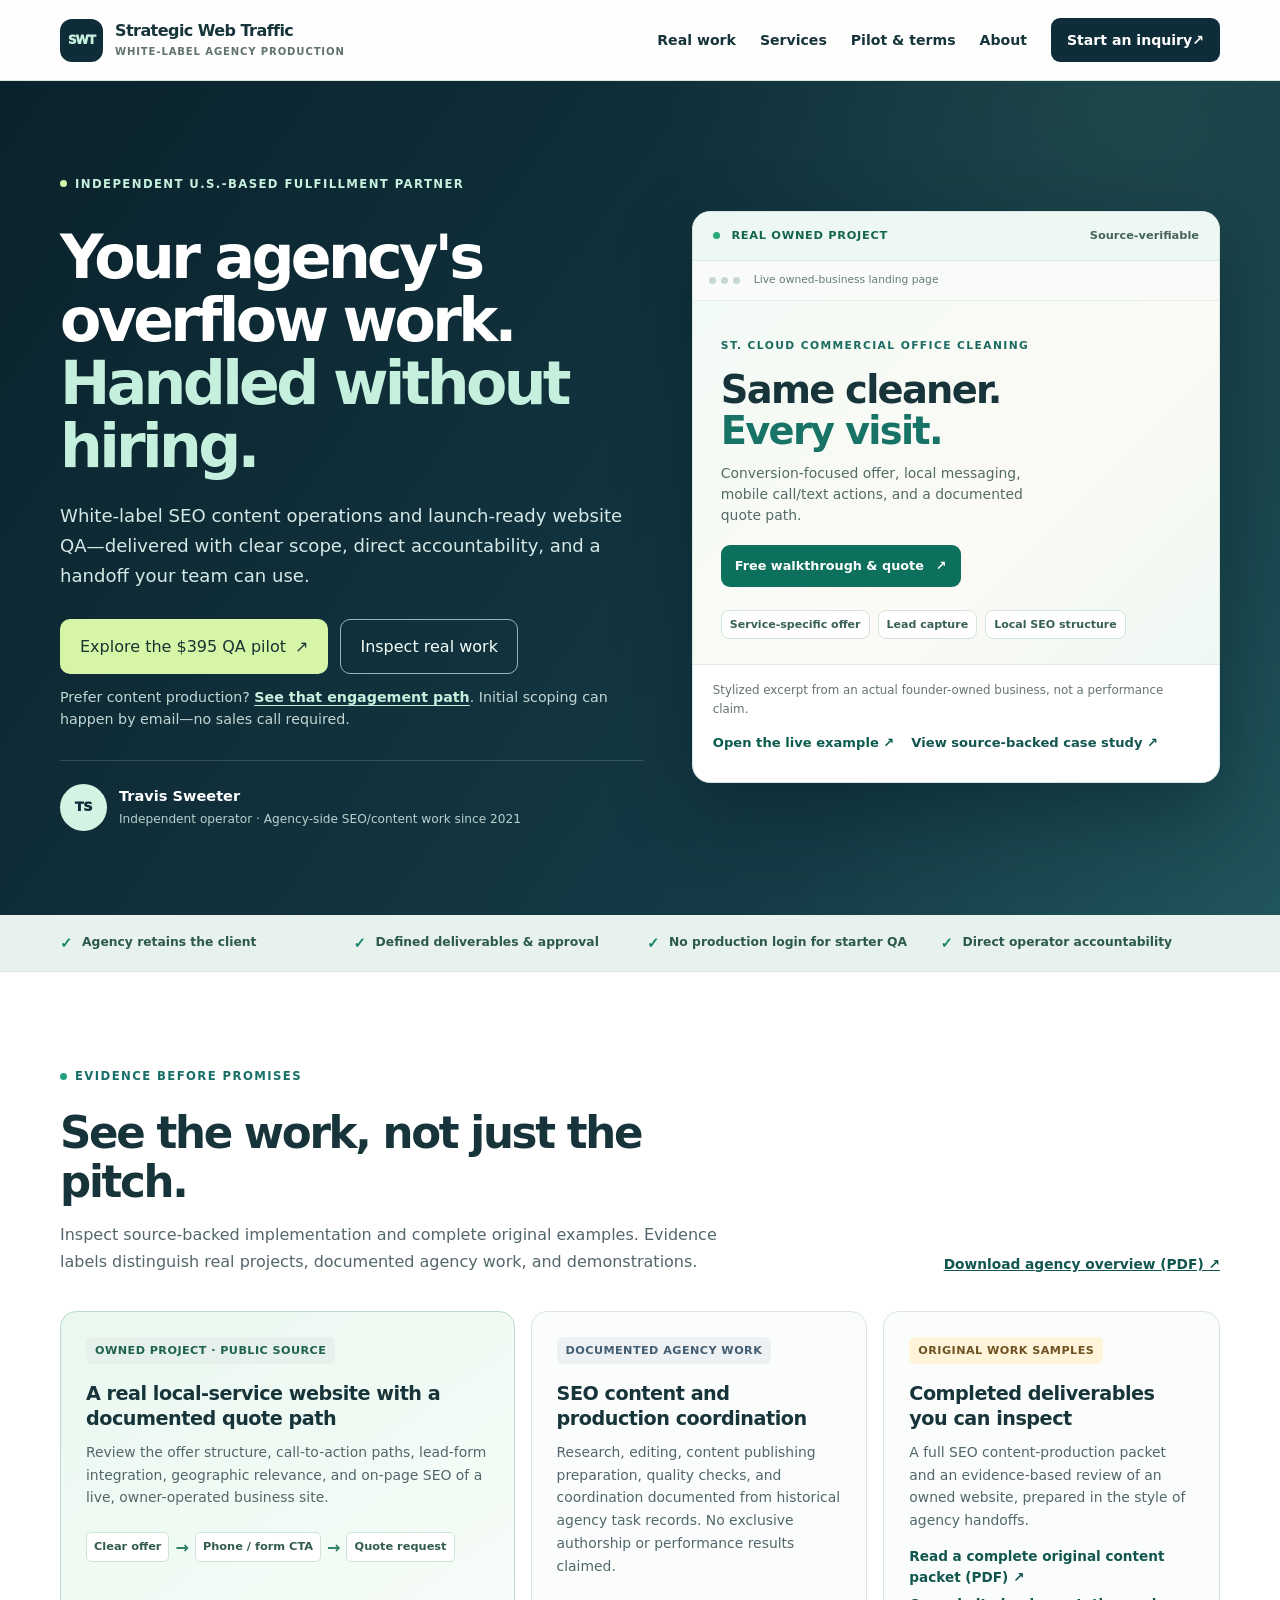
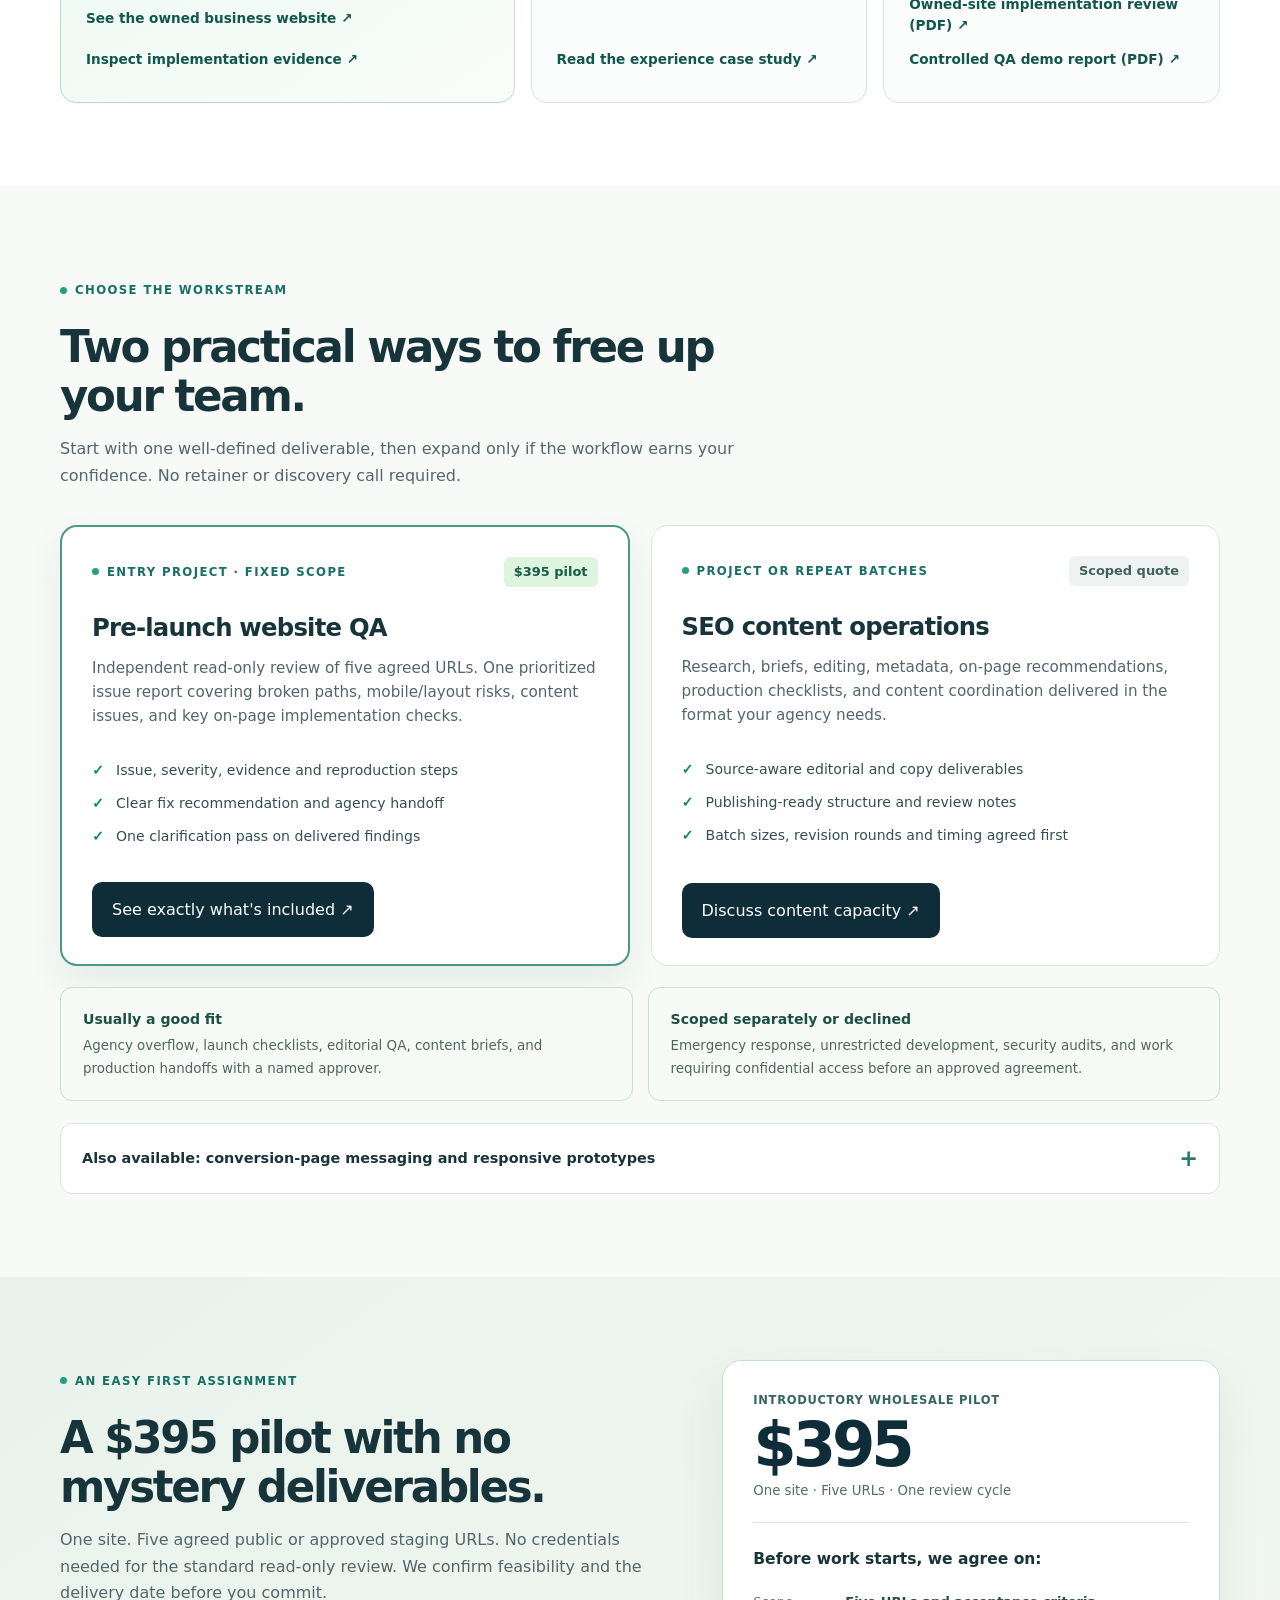
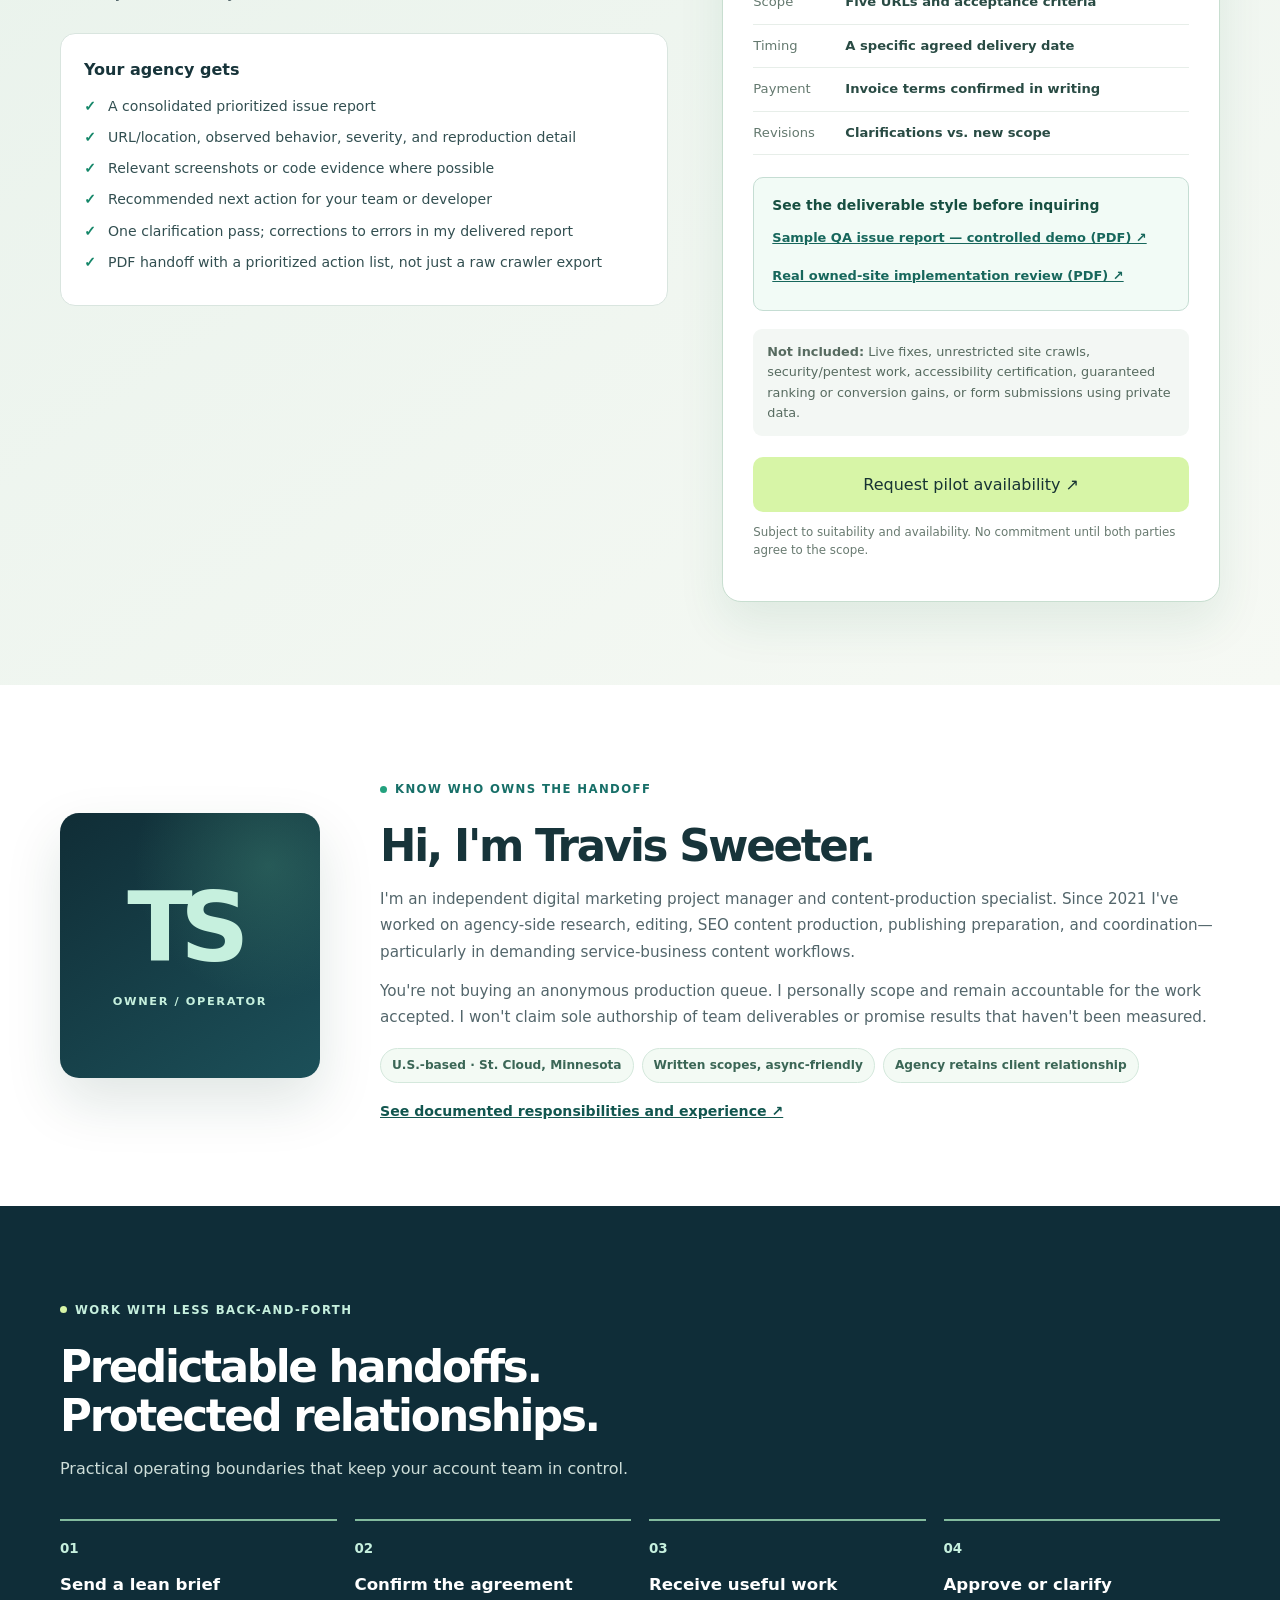
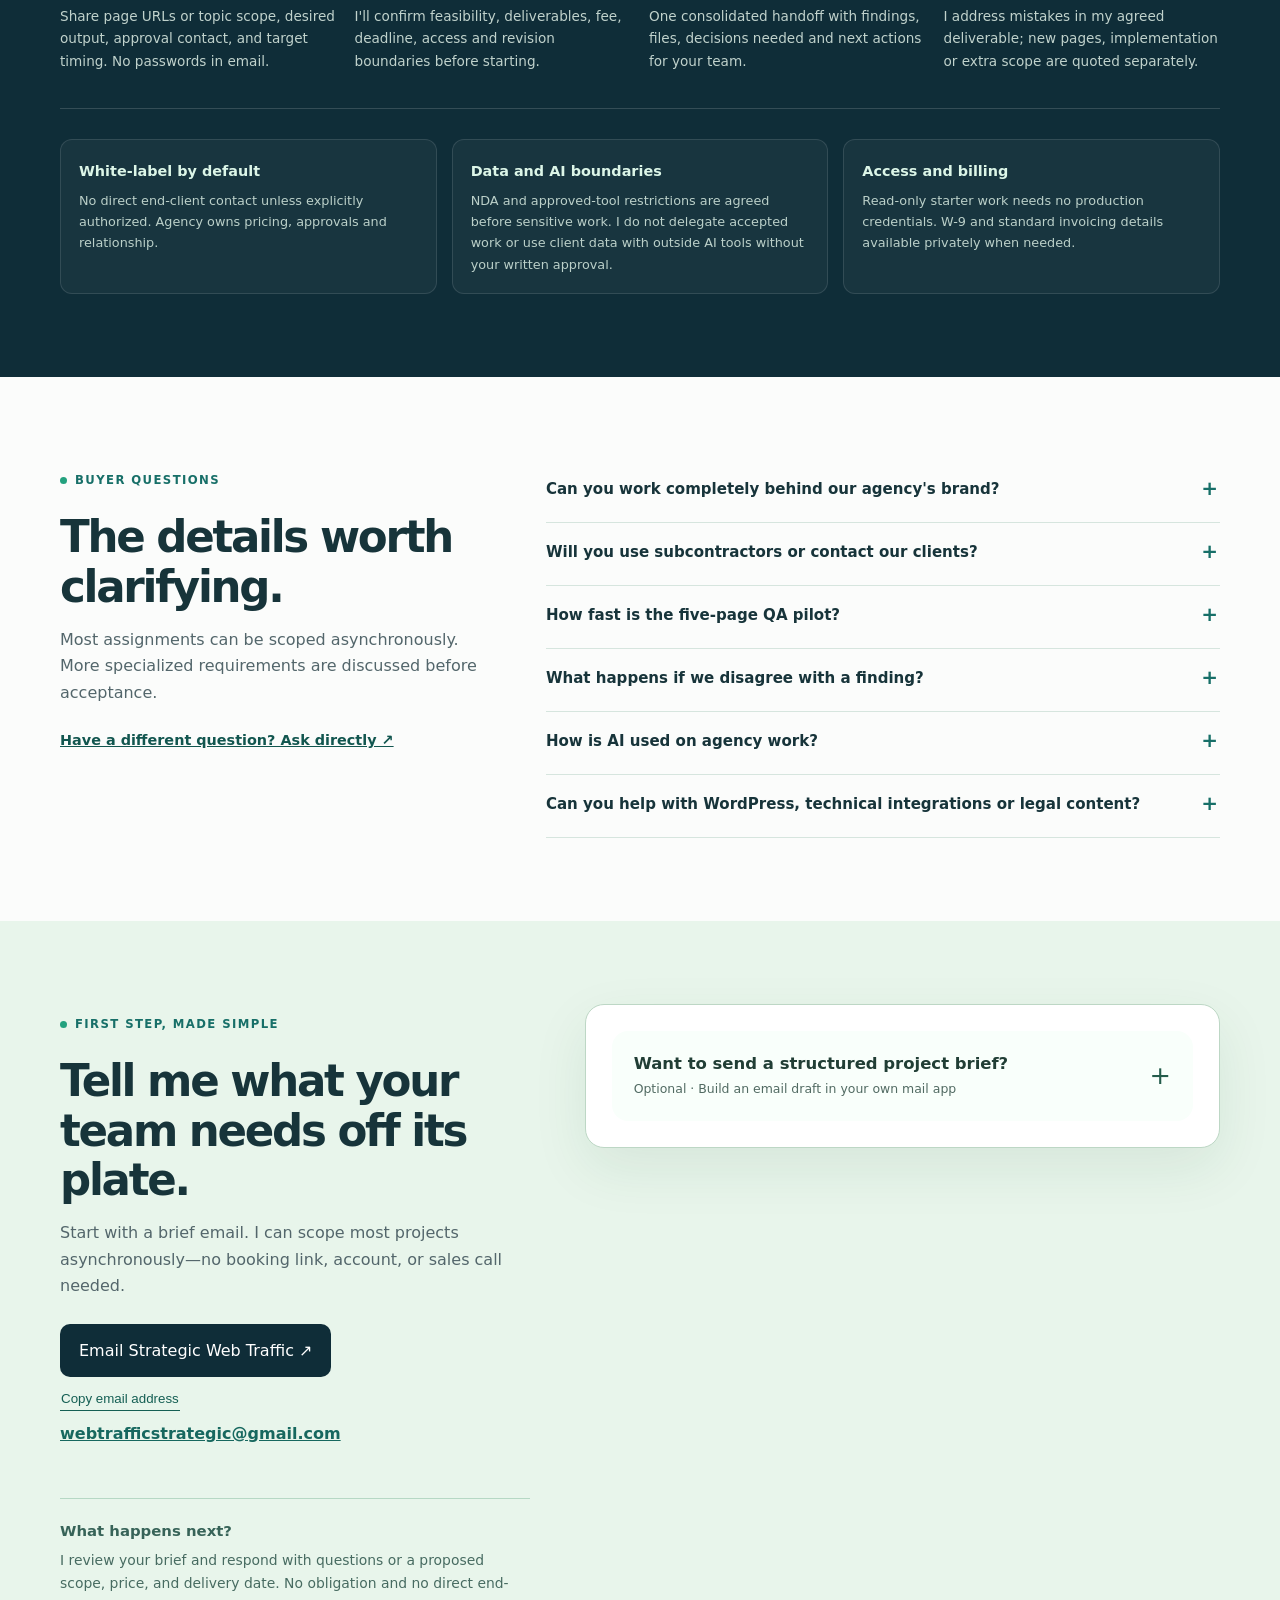
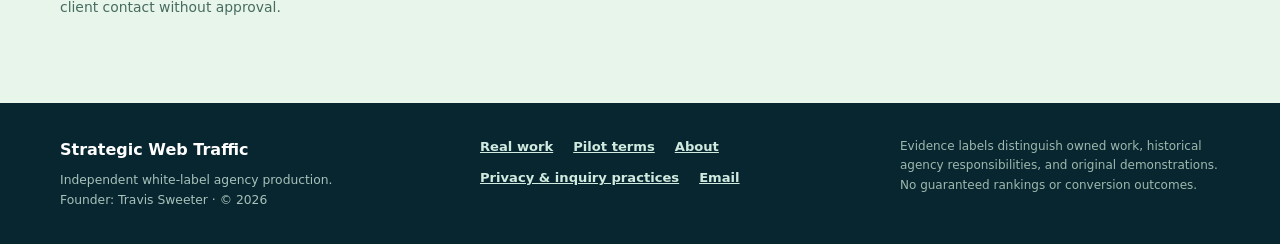
<file: index.html>
<!doctype html>
<html lang="en">
<head>
<meta charset="utf-8">
<meta name="viewport" content="width=device-width, initial-scale=1">
<meta name="color-scheme" content="light">
<meta name="theme-color" content="#102a34">
<meta name="robots" content="index,follow,max-image-preview:large">
<title>White-Label SEO Content & Website QA for Agencies | Strategic Web Traffic</title>
<meta name="description" content="Reliable white-label SEO content operations and website launch QA for agencies. Meet the operator, inspect real work, and start with a scoped $395 five-page QA pilot.">
<link rel="canonical" href="https://gittyyuppenterprises.github.io/strategic-web-traffic/">
<link rel="icon" href="assets/favicon.svg" type="image/svg+xml">
<link rel="stylesheet" href="assets/styles.css">
<meta property="og:type" content="website"><meta property="og:site_name" content="Strategic Web Traffic">
<meta property="og:title" content="Strategic Web Traffic | Dependable White-Label Agency Fulfillment">
<meta property="og:description" content="Real agency-side experience, inspectable work, and clear fulfillment terms. Website QA and SEO content support without additional headcount.">
<meta property="og:url" content="https://gittyyuppenterprises.github.io/strategic-web-traffic/">
<meta property="og:image" content="https://gittyyuppenterprises.github.io/strategic-web-traffic/assets/social-preview.png">
<meta property="og:image:width" content="1200"><meta property="og:image:height" content="630"><meta property="og:image:alt" content="Strategic Web Traffic — white-label agency fulfillment">
<meta name="twitter:card" content="summary_large_image">
<script type="application/ld+json">{"@context":"https://schema.org","@type":"ProfessionalService","@id":"https://gittyyuppenterprises.github.io/strategic-web-traffic/#business","name":"Strategic Web Traffic","url":"https://gittyyuppenterprises.github.io/strategic-web-traffic/","email":"webtrafficstrategic@gmail.com","description":"Independent white-label SEO content production and website launch quality assurance for agencies.","founder":{"@type":"Person","name":"Travis Sweeter"},"areaServed":{"@type":"Country","name":"United States"},"serviceType":["White-label SEO content operations","Website launch quality assurance","Conversion-page prototyping"]}</script>
</head>
<body>
<a class="skip" href="#main">Skip to content</a>
<header class="site-nav" id="top"><div class="wrap nav-inner">
  <a class="brand" href="./" aria-label="Strategic Web Traffic — homepage"><span class="logo" aria-hidden="true">SWT</span><span>Strategic Web Traffic<small>White-label agency production</small></span></a>
  <nav class="nav-desktop" aria-label="Main navigation"><a href="#proof">Real work</a><a href="#services">Services</a><a href="#pilot">Pilot &amp; terms</a><a href="#operator">About</a><a class="nav-cta" href="#contact">Start an inquiry <span aria-hidden="true">↗</span></a></nav>
  <details class="mobile-menu" id="mobile-menu"><summary aria-label="Site navigation"><span class="menu-label">Menu</span><span class="menu-lines" aria-hidden="true"><i></i><i></i><i></i></span></summary><nav aria-label="Mobile navigation"><a href="#proof">Real work &amp; portfolio</a><a href="#services">Services</a><a href="#pilot">Pilot &amp; terms</a><a href="#operator">Who does the work</a><a href="#process">How it works</a><a href="#faq">FAQ</a><a class="nav-cta" href="#contact">Start an inquiry ↗</a></nav></details>
</div></header>
<main id="main">
<section class="hero" aria-labelledby="hero-heading"><div class="wrap hero-layout">
  <div class="hero-copy"><p class="eyebrow light">Independent U.S.-based fulfillment partner</p><h1 id="hero-heading">Your agency's overflow work.<br><em>Handled without hiring.</em></h1><p class="hero-lead">White-label SEO content operations and launch-ready website QA—delivered with clear scope, direct accountability, and a handoff your team can use.</p>
  <div class="hero-actions"><a class="btn btn-primary" href="#pilot">Explore the $395 QA pilot <span aria-hidden="true">↗</span></a><a class="btn btn-outline" href="#proof">Inspect real work</a></div>
  <p class="hero-subtext">Prefer content production? <a href="#services">See that engagement path</a>. Initial scoping can happen by email—no sales call required.</p>
  <div class="hero-person"><span class="avatar-initials" aria-hidden="true">TS</span><span><strong>Travis Sweeter</strong><small>Independent operator · Agency-side SEO/content work since 2021</small></span></div>
  </div>
  <aside class="live-proof" aria-label="Real website implementation proof"><div class="proof-topline"><span class="signal"><i></i> REAL OWNED PROJECT</span><span>Source-verifiable</span></div><div class="browser-chrome" aria-hidden="true"><span><i></i><i></i><i></i></span><small>Live owned-business landing page</small></div>
  <div class="live-sample"><span class="sample-eyebrow">ST. CLOUD COMMERCIAL OFFICE CLEANING</span><h2>Same cleaner.<br><em>Every visit.</em></h2><p>Conversion-focused offer, local messaging, mobile call/text actions, and a documented quote path.</p><div class="sample-cta">Free walkthrough &amp; quote <span aria-hidden="true">↗</span></div><div class="live-points"><span>Service-specific offer</span><span>Lead capture</span><span>Local SEO structure</span></div></div>
  <div class="proof-foot"><p>Stylized excerpt from an actual founder-owned business, not a performance claim.</p><div class="proof-foot-links"><a href="https://gittyyuppenterprises.github.io/travis-sweeter-office-cleaning/" target="_blank" rel="noopener noreferrer">Open the live example ↗</a><a href="samples/owned-business-site.html">View source-backed case study ↗</a></div></div></aside>
</div></section>
<div class="reassurance"><div class="wrap reassurance-grid"><span>Agency retains the client</span><span>Defined deliverables &amp; approval</span><span>No production login for starter QA</span><span>Direct operator accountability</span></div></div>
<section class="section proof-section" id="proof" aria-labelledby="proof-heading"><div class="wrap"><div class="section-head-row"><div class="section-intro"><p class="eyebrow">Evidence before promises</p><h2 id="proof-heading">See the work, not just the pitch.</h2><p>Inspect source-backed implementation and complete original examples. Evidence labels distinguish real projects, documented agency work, and demonstrations.</p></div><a class="quiet-link" href="reports/strategic-web-traffic-agency-overview.pdf">Download agency overview (PDF) ↗</a></div>
<div class="proof-grid">
<article class="proof-card featured"><span class="label real">Owned project · public source</span><h3>A real local-service website with a documented quote path</h3><p>Review the offer structure, call-to-action paths, lead-form integration, geographic relevance, and on-page SEO of a live, owner-operated business site.</p><div class="mini-flow" aria-label="Site journey: offer, contact path, lead request"><span>Clear offer</span><b aria-hidden="true">→</b><span>Phone / form CTA</span><b aria-hidden="true">→</b><span>Quote request</span></div><div class="proof-links"><a href="https://gittyyuppenterprises.github.io/travis-sweeter-office-cleaning/" target="_blank" rel="noopener noreferrer">See the owned business website ↗</a><a href="samples/owned-business-site.html">Inspect implementation evidence ↗</a></div></article>
<article class="proof-card"><span class="label documented">Documented agency work</span><h3>SEO content and production coordination</h3><p>Research, editing, content publishing preparation, quality checks, and coordination documented from historical agency task records. No exclusive authorship or performance results claimed.</p><a href="samples/operations-case-study.html">Read the experience case study ↗</a></article>
<article class="proof-card"><span class="label original">Original work samples</span><h3>Completed deliverables you can inspect</h3><p>A full SEO content-production packet and an evidence-based review of an owned website, prepared in the style of agency handoffs.</p><div class="proof-links"><a href="reports/flagship-seo-content-packet.pdf">Read a complete original content packet (PDF) ↗</a><a href="reports/owned-site-implementation-review.pdf">Owned-site implementation review (PDF) ↗</a><a href="reports/sample-qa-report.pdf">Controlled QA demo report (PDF) ↗</a></div></article>
</div></div></section>
<section class="section services-section" id="services" aria-labelledby="services-heading"><div class="wrap"><div class="section-intro"><p class="eyebrow">Choose the workstream</p><h2 id="services-heading">Two practical ways to free up your team.</h2><p>Start with one well-defined deliverable, then expand only if the workflow earns your confidence. No retainer or discovery call required.</p></div>
<div class="offer-grid"><article class="offer-card highlight"><div class="offer-top"><span class="eyebrow">Entry project · fixed scope</span><span class="small-price">$395 pilot</span></div><h3>Pre-launch website QA</h3><p>Independent read-only review of five agreed URLs. One prioritized issue report covering broken paths, mobile/layout risks, content issues, and key on-page implementation checks.</p><ul><li>Issue, severity, evidence and reproduction steps</li><li>Clear fix recommendation and agency handoff</li><li>One clarification pass on delivered findings</li></ul><a class="btn btn-dark" href="#pilot">See exactly what's included ↗</a></article>
<article class="offer-card"><div class="offer-top"><span class="eyebrow">Project or repeat batches</span><span class="quote-price">Scoped quote</span></div><h3>SEO content operations</h3><p>Research, briefs, editing, metadata, on-page recommendations, production checklists, and content coordination delivered in the format your agency needs.</p><ul><li>Source-aware editorial and copy deliverables</li><li>Publishing-ready structure and review notes</li><li>Batch sizes, revision rounds and timing agreed first</li></ul><a class="btn btn-dark" href="#contact" data-work="content">Discuss content capacity ↗</a></article></div>
<div class="fit-strip" aria-label="Good-fit and out-of-scope work"><div><strong>Usually a good fit</strong><p>Agency overflow, launch checklists, editorial QA, content briefs, and production handoffs with a named approver.</p></div><div><strong>Scoped separately or declined</strong><p>Emergency response, unrestricted development, security audits, and work requiring confidential access before an approved agreement.</p></div></div>
<details class="specialty"><summary>Also available: conversion-page messaging and responsive prototypes <span aria-hidden="true">+</span></summary><div><p>Scoped conversion-page architecture, page copy, and reviewable static prototypes. Live CMS integration, hosting, forms, analytics and deployment are separate engagements only after verified proficiency and approval.</p><a href="samples/conversion-page-demo.html">View a clearly labeled prototype ↗</a></div></details>
</div></section>
<section class="section pilot-section" id="pilot" aria-labelledby="pilot-heading"><div class="wrap pilot-layout"><div class="pilot-copy"><p class="eyebrow">An easy first assignment</p><h2 id="pilot-heading">A $395 pilot with no mystery deliverables.</h2><p>One site. Five agreed public or approved staging URLs. No credentials needed for the standard read-only review. We confirm feasibility and the delivery date before you commit.</p><div class="scope-clarity"><strong>Your agency gets</strong><ul><li>A consolidated prioritized issue report</li><li>URL/location, observed behavior, severity, and reproduction detail</li><li>Relevant screenshots or code evidence where possible</li><li>Recommended next action for your team or developer</li><li>One clarification pass; corrections to errors in my delivered report</li><li>PDF handoff with a prioritized action list, not just a raw crawler export</li></ul></div></div>
<div class="pilot-side"><div class="price-head"><span>Introductory wholesale pilot</span><strong>$395</strong><small>One site · Five URLs · One review cycle</small></div><h3>Before work starts, we agree on:</h3><div class="terms-row"><span>Scope</span><strong>Five URLs and acceptance criteria</strong></div><div class="terms-row"><span>Timing</span><strong>A specific agreed delivery date</strong></div><div class="terms-row"><span>Payment</span><strong>Invoice terms confirmed in writing</strong></div><div class="terms-row"><span>Revisions</span><strong>Clarifications vs. new scope</strong></div><div class="pilot-preview"><strong>See the deliverable style before inquiring</strong><a href="reports/sample-qa-report.pdf">Sample QA issue report — controlled demo (PDF) ↗</a><a href="reports/owned-site-implementation-review.pdf">Real owned-site implementation review (PDF) ↗</a></div><p class="terms-exclusion"><strong>Not included:</strong> Live fixes, unrestricted site crawls, security/pentest work, accessibility certification, guaranteed ranking or conversion gains, or form submissions using private data.</p><a class="btn btn-primary" href="#contact" data-work="qa">Request pilot availability ↗</a><p class="fine">Subject to suitability and availability. No commitment until both parties agree to the scope.</p></div></div></section>
<section class="section founder-section" id="operator" aria-labelledby="operator-heading"><div class="wrap founder-layout"><div class="founder-mark" aria-hidden="true"><span>TS</span><small>OWNER / OPERATOR</small></div><div><p class="eyebrow">Know who owns the handoff</p><h2 id="operator-heading">Hi, I'm Travis Sweeter.</h2><p>I'm an independent digital marketing project manager and content-production specialist. Since 2021 I've worked on agency-side research, editing, SEO content production, publishing preparation, and coordination—particularly in demanding service-business content workflows.</p><p>You're not buying an anonymous production queue. I personally scope and remain accountable for the work accepted. I won't claim sole authorship of team deliverables or promise results that haven't been measured.</p><div class="founder-facts"><span>U.S.-based · St. Cloud, Minnesota</span><span>Written scopes, async-friendly</span><span>Agency retains client relationship</span></div><a href="samples/operations-case-study.html">See documented responsibilities and experience ↗</a></div></div></section>
<section class="section process-section" id="process" aria-labelledby="process-heading"><div class="wrap"><div class="section-intro"><p class="eyebrow light">Work with less back-and-forth</p><h2 id="process-heading">Predictable handoffs. Protected relationships.</h2><p>Practical operating boundaries that keep your account team in control.</p></div><div class="process-grid"><article><b>01</b><h3>Send a lean brief</h3><p>Share page URLs or topic scope, desired output, approval contact, and target timing. No passwords in email.</p></article><article><b>02</b><h3>Confirm the agreement</h3><p>I'll confirm feasibility, deliverables, fee, deadline, access and revision boundaries before starting.</p></article><article><b>03</b><h3>Receive useful work</h3><p>One consolidated handoff with findings, files, decisions needed and next actions for your team.</p></article><article><b>04</b><h3>Approve or clarify</h3><p>I address mistakes in my agreed deliverable; new pages, implementation or extra scope are quoted separately.</p></article></div>
<div class="guardrails"><div><strong>White-label by default</strong><p>No direct end-client contact unless explicitly authorized. Agency owns pricing, approvals and relationship.</p></div><div><strong>Data and AI boundaries</strong><p>NDA and approved-tool restrictions are agreed before sensitive work. I do not delegate accepted work or use client data with outside AI tools without your written approval.</p></div><div><strong>Access and billing</strong><p>Read-only starter work needs no production credentials. W-9 and standard invoicing details available privately when needed.</p></div></div></div></section>
<section class="section faq-section" id="faq" aria-labelledby="faq-heading"><div class="wrap faq-layout"><div class="section-intro"><p class="eyebrow">Buyer questions</p><h2 id="faq-heading">The details worth clarifying.</h2><p>Most assignments can be scoped asynchronously. More specialized requirements are discussed before acceptance.</p><a href="#contact">Have a different question? Ask directly ↗</a></div><div class="faq-items">
<details><summary>Can you work completely behind our agency's brand?</summary><p>Yes, under the agreed scope. Your team manages the client. Deliverables can use a supplied agency template, and confidentiality/NDA terms can be arranged before materials are shared.</p></details>
<details><summary>Will you use subcontractors or contact our clients?</summary><p>I remain the named point of accountability. I do not subcontract an accepted assignment or contact your end client without your prior written approval. Your agency controls all client communication and deliverable approval.</p></details>
<details><summary>How fast is the five-page QA pilot?</summary><p>Timing depends on the pages, access, current capacity and what's required to verify findings. I'll propose an actual delivery date before taking payment or starting the review—not advertise an unverified universal turnaround.</p></details>
<details><summary>What happens if we disagree with a finding?</summary><p>You can ask for clarification on the included report. I correct factual or reproducibility errors in my delivered findings without treating them as new paid scope. Additional pages, live fixes and additional testing are separate work.</p></details>
<details><summary>How is AI used on agency work?</summary><p>AI can assist with drafting and organization only when the specific engagement permits it. Sensitive materials are not placed in unapproved tools, and source checks and final acceptance remain my responsibility.</p></details>
<details><summary>Can you help with WordPress, technical integrations or legal content?</summary><p>Content preparation and implementation specifications can be scoped readily. Any CMS production access, form or analytics integration requires separate authorization and verified platform proficiency. Legal content requires appropriate attorney/client review.</p></details>
</div></div></section>
<section class="section contact-section" id="contact" aria-labelledby="contact-heading"><div class="wrap contact-layout"><div><p class="eyebrow">First step, made simple</p><h2 id="contact-heading">Tell me what your team needs off its plate.</h2><p>Start with a brief email. I can scope most projects asynchronously—no booking link, account, or sales call needed.</p><div class="contact-direct"><a class="btn btn-dark" href="mailto:webtrafficstrategic@gmail.com?subject=Agency%20project%20inquiry">Email Strategic Web Traffic ↗</a><button class="contact-copy-btn" type="button" id="copy-address" hidden>Copy email address</button><a class="email-inline" href="mailto:webtrafficstrategic@gmail.com">webtrafficstrategic@gmail.com</a><span id="address-feedback" role="status" aria-live="polite" class="address-feedback"></span></div><div class="contact-note"><strong>What happens next?</strong><p>I review your brief and respond with questions or a proposed scope, price, and delivery date. No obligation and no direct end-client contact without approval.</p></div></div>
<div class="inquiry-box"><details class="brief-details" id="brief-builder"><summary><span><strong>Want to send a structured project brief?</strong><small>Optional · Build an email draft in your own mail app</small></span><span class="brief-chevron" aria-hidden="true">+</span></summary><div class="brief-body"><p class="brief-intro">This is a drafting helper, not a website submission form. You choose whether to send the email.</p><div id="inquiry-form" role="group" aria-label="Compose a project inquiry"><fieldset><legend>What can I help with?</legend><div class="radio-pills"><label><input type="radio" name="kind" value="QA pilot" checked><span>$395 QA pilot</span></label><label><input type="radio" name="kind" value="SEO content operations"><span>SEO / content</span></label><label><input type="radio" name="kind" value="Other project"><span>Other</span></label></div></fieldset><div class="form-grid"><label>Agency / contact name<input name="agency" maxlength="100" placeholder="Your agency or name"></label><label>Reply-to email<input name="reply" inputmode="email" type="email" maxlength="160" placeholder="you@agency.com"></label></div><label>Project details or public URLs<textarea name="details" rows="3" maxlength="900" placeholder="Pages or volume, what needs checking/producing, and any requirements"></textarea></label><label>Target date (optional)<input name="deadline" type="text" maxlength="80" placeholder="e.g., Dec 12, or flexible"></label><p class="form-warning">Do not include passwords, protected records, or confidential information. This tool drafts an email locally; for longer briefs, add details after your email app opens.</p><div class="form-actions"><button class="btn btn-dark" type="button" id="open-email-draft">Open my email draft ↗</button><button class="btn btn-soft" type="button" id="copy-brief">Copy inquiry</button></div><p class="form-feedback" role="status" aria-live="polite" id="inquiry-feedback">Email drafts open in your device's mail application. If that isn't configured, use “Copy inquiry” instead.</p><label class="fallback-brief" id="manual-brief-wrapper" hidden>Copy this ready-to-send inquiry text<textarea id="manual-brief" readonly rows="6"></textarea></label></div></div></details><noscript><p>JavaScript is needed for the guided draft. You can <a href="mailto:webtrafficstrategic@gmail.com?subject=Agency%20project%20inquiry">email your project brief directly here</a>.</p></noscript></div>
</div></section>
</main><footer class="footer"><div class="wrap footer-inner"><div><a class="footer-brand" href="./">Strategic Web Traffic</a><p>Independent white-label agency production.<br>Founder: Travis Sweeter · © 2026</p></div><div><a href="#proof">Real work</a><a href="#pilot">Pilot terms</a><a href="#operator">About</a><a href="privacy.html">Privacy &amp; inquiry practices</a><a href="mailto:webtrafficstrategic@gmail.com">Email</a></div><div class="footer-note">Evidence labels distinguish owned work, historical agency responsibilities, and original demonstrations. No guaranteed rankings or conversion outcomes.</div></div></footer>
<script src="assets/site.js" defer></script>
</body></html>
</file>
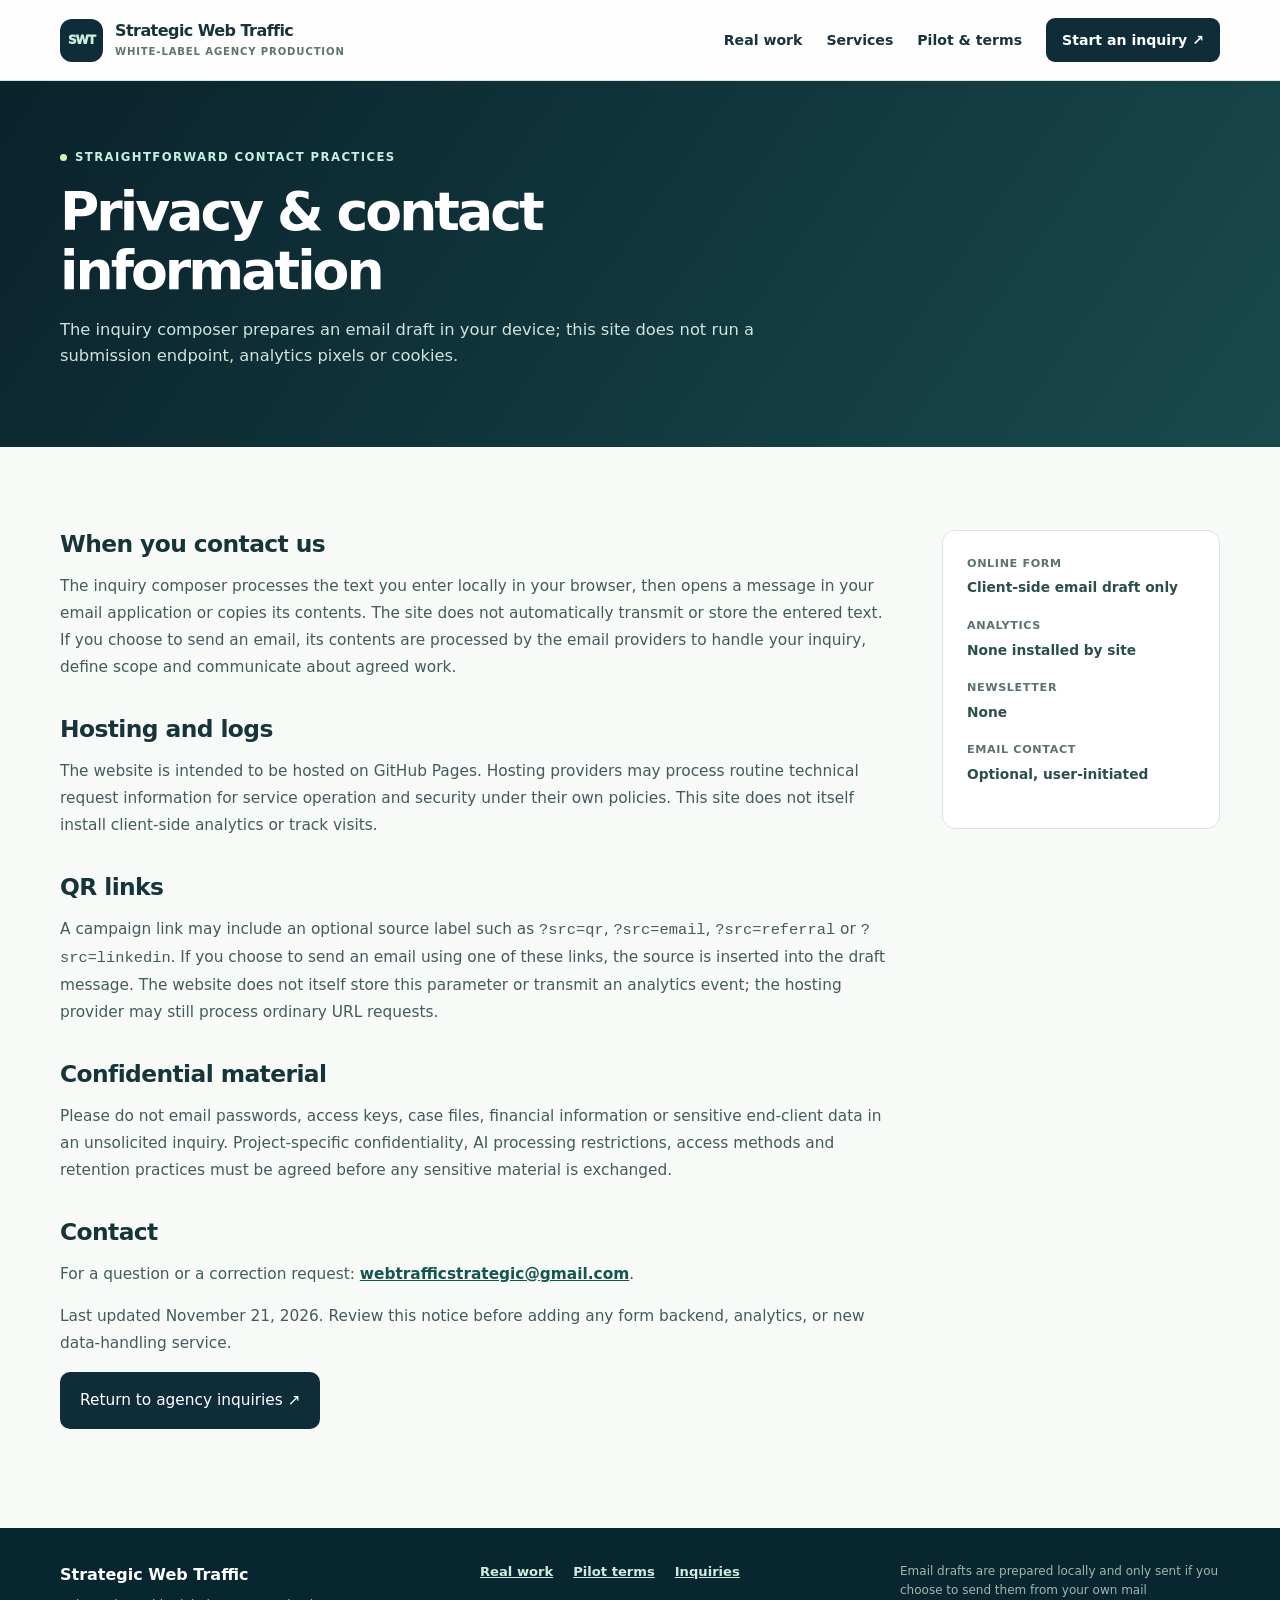
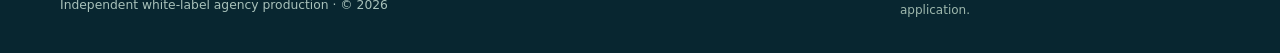
<file: privacy.html>
<!doctype html>

<html lang="en"><head><meta charset="utf-8"/><meta content="width=device-width,initial-scale=1" name="viewport"/><meta content="#102a34" name="theme-color"/><link href="assets/favicon.svg" rel="icon" type="image/svg+xml"/><meta content="Contact and privacy practices for Strategic Web Traffic's static agency partner portfolio site." name="description"/><title>Privacy &amp; Contact Practices | Strategic Web Traffic</title><link href="assets/styles.css" rel="stylesheet"/><link href="https://gittyyuppenterprises.github.io/strategic-web-traffic/privacy.html" rel="canonical"/><meta content="https://gittyyuppenterprises.github.io/strategic-web-traffic/privacy.html" property="og:url"/><meta content="noindex,follow" name="robots"/></head><body><a class="skip" href="#main">Skip to content</a><header class="site-nav"><div class="wrap nav-inner"><a aria-label="Strategic Web Traffic homepage" class="brand" href="./"><span aria-hidden="true" class="logo">SWT</span><span>Strategic Web Traffic<small>White-label agency production</small></span></a><nav aria-label="Main navigation" class="nav-desktop"><a href="./#proof">Real work</a><a href="./#services">Services</a><a href="./#pilot">Pilot &amp; terms</a><a class="nav-cta" href="./#contact">Start an inquiry ↗</a></nav><details class="mobile-menu" id="mobile-menu"><summary aria-label="Open site navigation"><span class="menu-label">Menu</span><span aria-hidden="true" class="menu-lines"><i></i><i></i><i></i></span></summary><nav aria-label="Mobile navigation"><a href="./#proof">Real work</a><a href="./#services">Services</a><a href="./#pilot">Pilot &amp; terms</a><a href="./#operator">About</a><a href="./#contact">Start an inquiry ↗</a></nav></details></div></header><main id="main"><section class="subhero"><div class="wrap"><span class="eyebrow light">Straightforward contact practices</span><h1>Privacy &amp; contact information</h1><p>The inquiry composer prepares an email draft in your device; this site does not run a submission endpoint, analytics pixels or cookies.</p></div></section><section class="section"><div class="wrap case-body"><div class="case-copy"><h2>When you contact us</h2><p>The inquiry composer processes the text you enter locally in your browser, then opens a message in your email application or copies its contents. The site does not automatically transmit or store the entered text. If you choose to send an email, its contents are processed by the email providers to handle your inquiry, define scope and communicate about agreed work.</p><h2>Hosting and logs</h2><p>The website is intended to be hosted on GitHub Pages. Hosting providers may process routine technical request information for service operation and security under their own policies. This site does not itself install client-side analytics or track visits.</p><h2>QR links</h2><p>A campaign link may include an optional source label such as <code>?src=qr</code>, <code>?src=email</code>, <code>?src=referral</code> or <code>?src=linkedin</code>. If you choose to send an email using one of these links, the source is inserted into the draft message. The website does not itself store this parameter or transmit an analytics event; the hosting provider may still process ordinary URL requests.</p><h2>Confidential material</h2><p>Please do not email passwords, access keys, case files, financial information or sensitive end-client data in an unsolicited inquiry. Project-specific confidentiality, AI processing restrictions, access methods and retention practices must be agreed before any sensitive material is exchanged.</p><h2>Contact</h2><p>For a question or a correction request: <a href="mailto:webtrafficstrategic@gmail.com">webtrafficstrategic@gmail.com</a>.</p><p>Last updated November 21, 2026. Review this notice before adding any form backend, analytics, or new data-handling service.</p><p><a class="btn btn-dark" href="./#contact">Return to agency inquiries ↗</a></p></div><aside class="aside-card"><dl><dt>Online form</dt><dd>Client-side email draft only</dd><dt>Analytics</dt><dd>None installed by site</dd><dt>Newsletter</dt><dd>None</dd><dt>Email contact</dt><dd>Optional, user-initiated</dd></dl></aside></div></section></main><footer class="footer"><div class="wrap footer-inner"><div><a class="footer-brand" href="./">Strategic Web Traffic</a><p>Independent white-label agency production · © 2026</p></div><div><a href="./#proof">Real work</a><a href="./#pilot">Pilot terms</a><a href="./#contact">Inquiries</a></div><div class="footer-note">Email drafts are prepared locally and only sent if you choose to send them from your own mail application.</div></div></footer><script defer="" src="assets/site.js"></script></body></html>
</file>
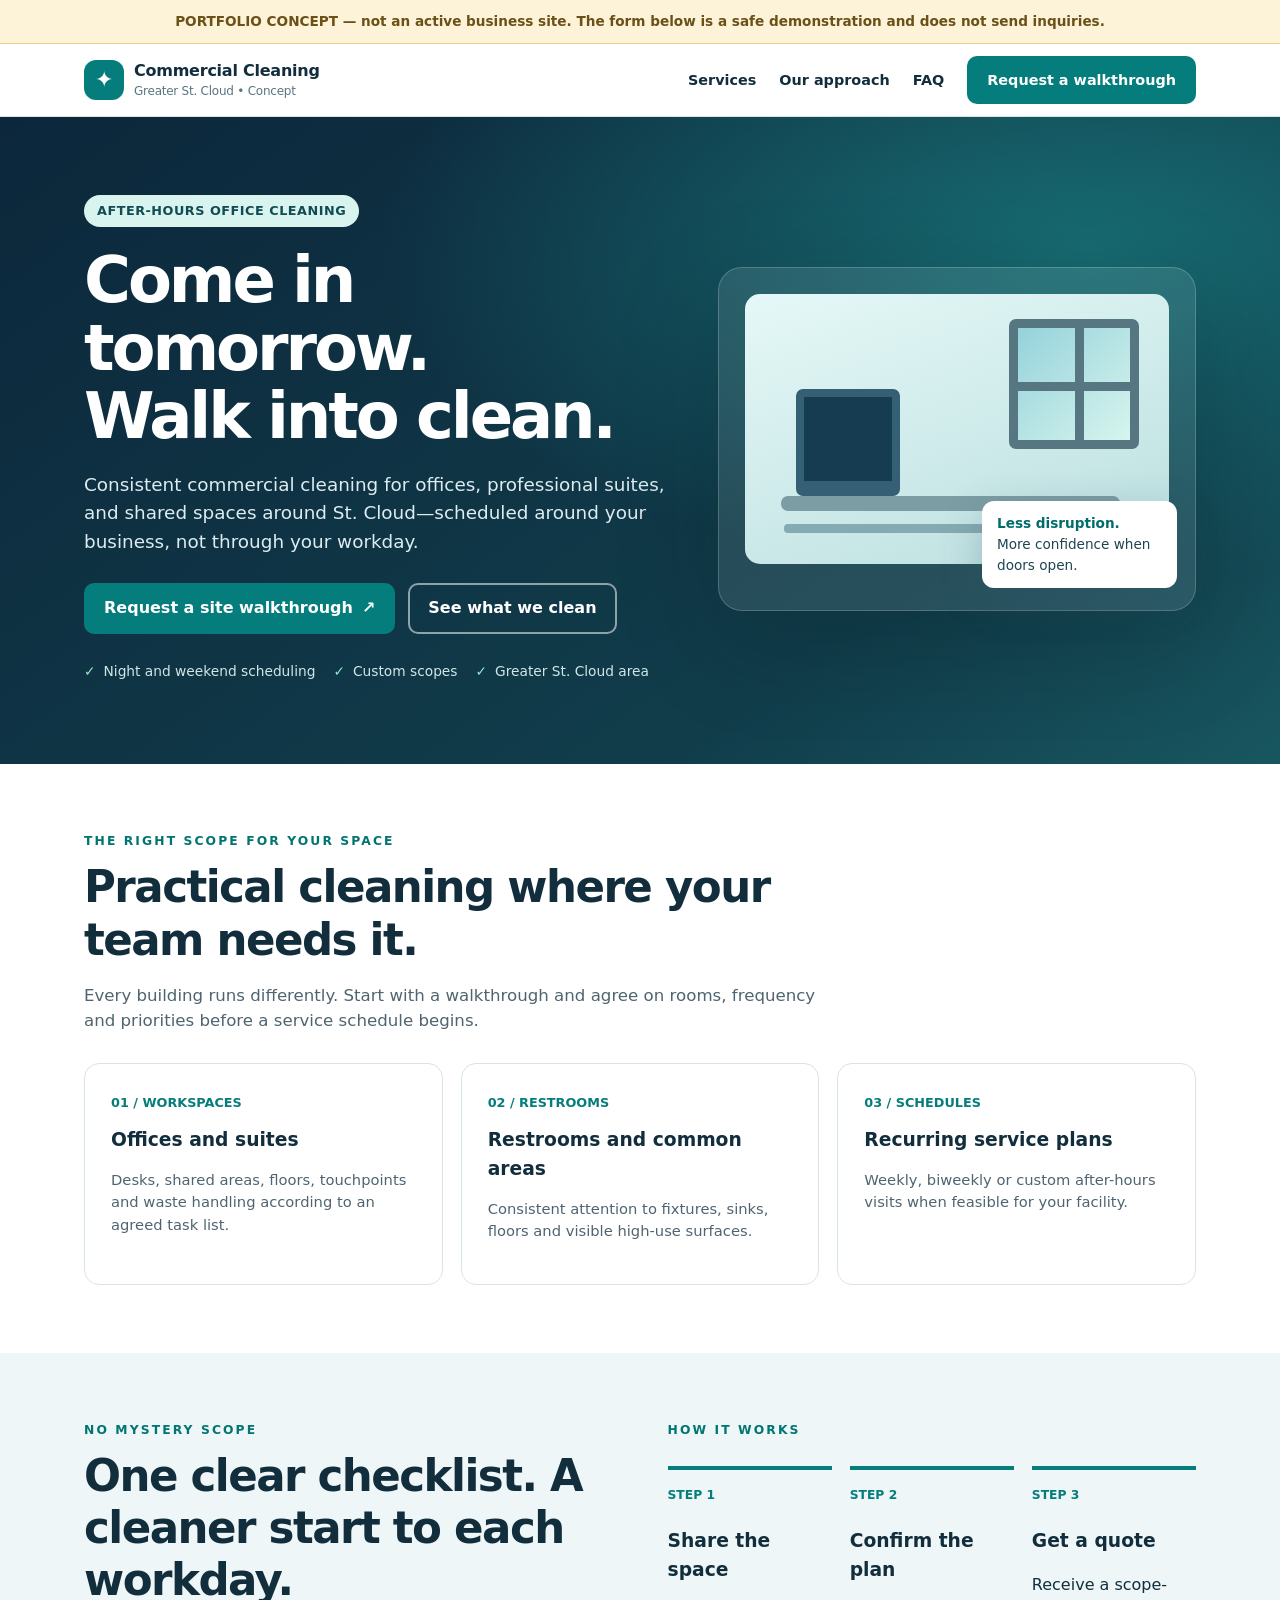
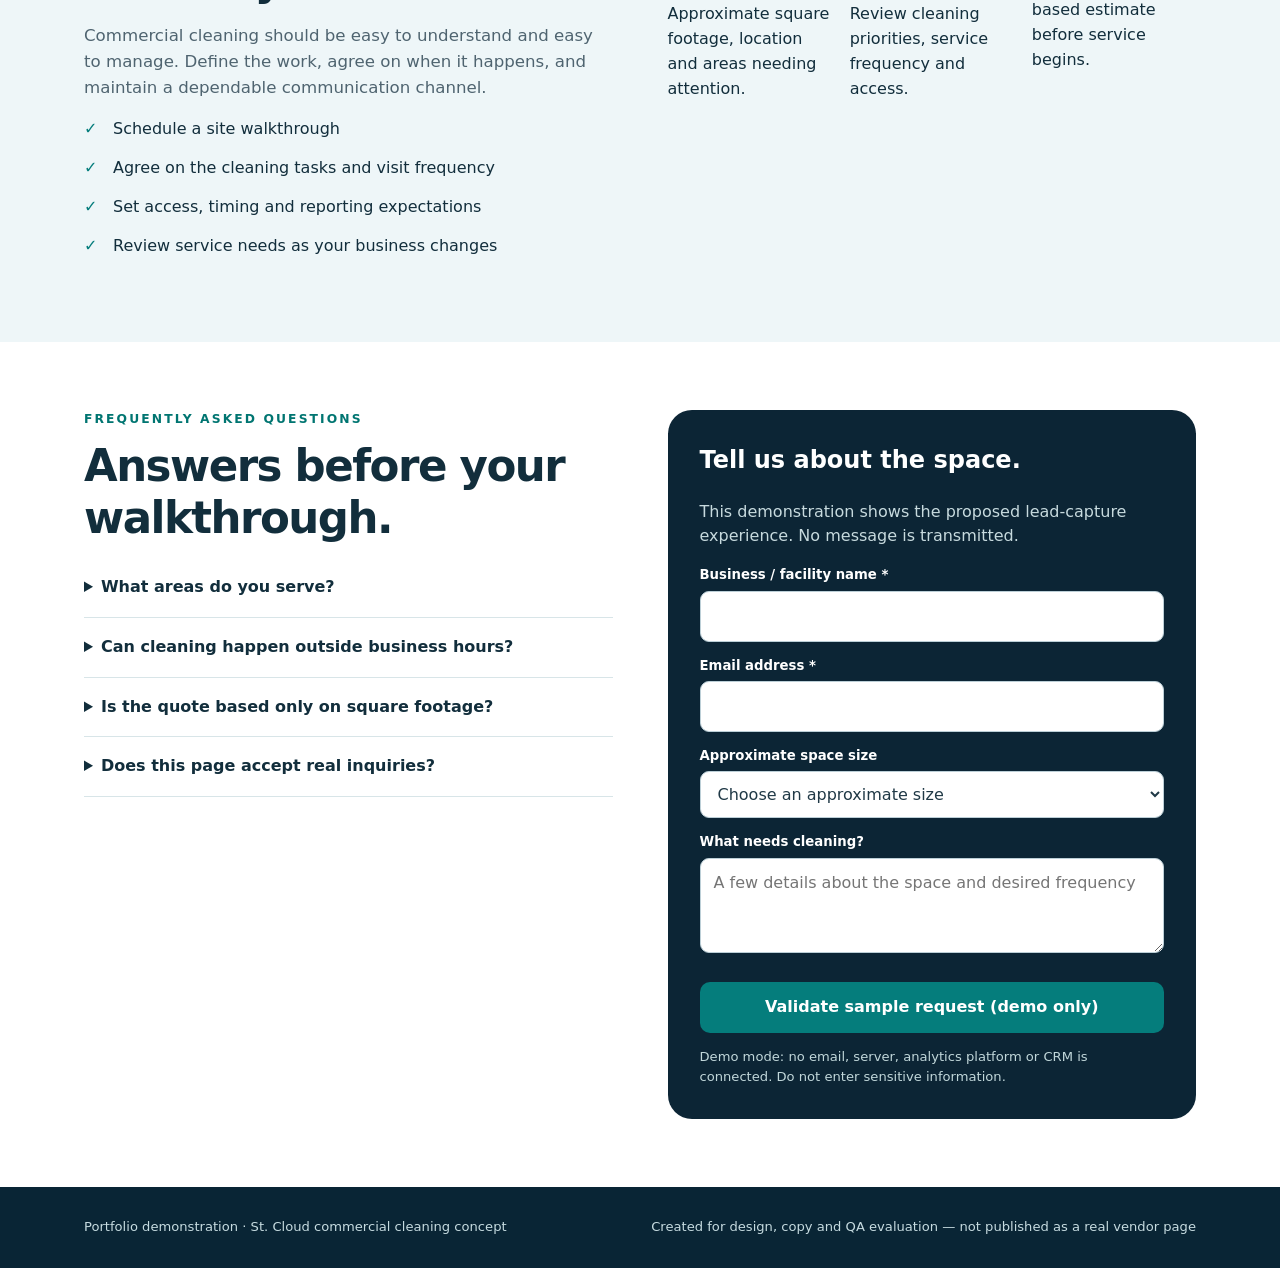
<file: samples/conversion-page-demo.html>
<!DOCTYPE html>

<html lang="en">
<head>
<meta charset="utf-8"/>
<meta content="width=device-width, initial-scale=1" name="viewport"/>
<meta content="light" name="color-scheme"/>
<meta content="Sample conversion-focused website concept for commercial office cleaning in Greater St. Cloud, Minnesota. This is an unpublished demonstration and does not accept inquiries." name="description"/>
<meta name="robots" content="noindex,follow"/><title>Commercial Cleaning in St. Cloud | Conversion Page Demonstration</title>
<style>
:root{--ink:#122e3c;--muted:#4f6470;--navy:#0c2535;--teal:#057d7c;--mint:#d8f3eb;--sky:#eef6f8;--white:#fff;--line:#d8e5e8;--gold:#f5bf75;--radius:17px}*{box-sizing:border-box}html{scroll-behavior:smooth}body{margin:0;color:var(--ink);background:var(--white);font-family:system-ui,-apple-system,'Segoe UI',Roboto,sans-serif;line-height:1.55}a{color:inherit}button,input,textarea,select{font:inherit}button,a{touch-action:manipulation}.skip{position:absolute;transform:translateY(-170%);top:10px;left:12px;background:var(--gold);color:var(--navy);padding:8px;z-index:9}.skip:focus{transform:none}header{position:sticky;top:0;z-index:5;background:#fffffff2;border-bottom:1px solid var(--line);backdrop-filter:blur(10px)}.bar{max-width:1160px;margin:auto;padding:12px 24px;display:flex;align-items:center;justify-content:space-between;gap:20px}.logo{display:flex;align-items:center;gap:10px;font-weight:800;line-height:1.2;text-decoration:none;letter-spacing:-.015em}.logoicon{width:40px;height:40px;display:grid;place-items:center;color:#fff;background:var(--teal);border-radius:12px;font-size:22px}.small{font-size:.75rem;color:#597582;font-weight:500}.nav{display:flex;align-items:center;gap:23px;font-size:.9rem;font-weight:650}.nav a{text-decoration:none}.nav a:hover{text-decoration:underline}.btn{display:inline-flex;align-items:center;justify-content:center;gap:9px;min-height:47px;text-decoration:none;border:2px solid transparent;border-radius:10px;padding:11px 18px;font-weight:750;cursor:pointer;transition:transform .16s,background .16s}.btn:hover{transform:translateY(-1px)}.btn:focus-visible,a:focus-visible,input:focus-visible,select:focus-visible,textarea:focus-visible{outline:3px solid #e4ab42;outline-offset:3px}.btn-primary{background:#057d7c;color:#fff}.btn-primary:hover{background:#075f61}.btn-outline{border-color:#fff8;color:white;background:transparent}.badge{display:inline-block;font-weight:750;color:#114c54;background:#d9f4ef;padding:6px 13px;border-radius:30px;font-size:.8rem;letter-spacing:.04em;text-transform:uppercase}.hero{color:white;background:radial-gradient(ellipse at 85% 20%,#176b72 0,transparent 46%),linear-gradient(145deg,#0c273b,#113d4b 72%,#185760);overflow:hidden}.heroInner{max-width:1160px;margin:auto;min-height:490px;padding:78px 24px 82px;display:grid;grid-template-columns:1.1fr .9fr;gap:50px;align-items:center}.hero h1{font-size:clamp(2.5rem,5vw,4.3rem);line-height:1.06;letter-spacing:-.048em;margin:20px 0}.hero .lead{max-width:590px;color:#dcecf0;font-size:1.15rem}.actions{display:flex;gap:13px;flex-wrap:wrap;margin-top:27px}.minitrust{display:flex;gap:18px;flex-wrap:wrap;margin-top:27px;color:#d0e7e8;font-size:.86rem}.minitrust span::before{content:'✓';color:#90e9c8;margin-right:8px;font-weight:900}.illustration{border:1px solid #ffffff32;background:#ffffff18;border-radius:24px;min-height:344px;padding:26px;position:relative;box-shadow:0 30px 100px #03161c37}.illusgrid{height:270px;border-radius:15px;background:linear-gradient(160deg,#e5f8f7,#bbdfdf);position:relative;overflow:hidden}.officeWindow{position:absolute;top:25px;right:30px;width:130px;height:130px;border:9px solid #567782;border-radius:7px;background:linear-gradient(135deg,#95d2db,#d7f5ee)}.officeWindow::before,.officeWindow::after{content:'';position:absolute;background:#567782}.officeWindow::before{width:9px;height:100%;left:51%}.officeWindow::after{width:100%;height:9px;top:48%}.desk{position:absolute;bottom:53px;left:36px;width:80%;height:15px;border-radius:7px;background:#7d9da4;box-shadow:0 25px 0 -3px #85abb2}.desk::before{content:'';position:absolute;bottom:15px;left:15px;width:88px;height:84px;background:#163c51;border:8px solid #345f74;border-bottom:15px solid #345f74;border-radius:7px}.cleanCard{position:absolute;bottom:22px;right:18px;background:white;color:#1f4550;border-radius:12px;box-shadow:0 13px 40px #3554684a;padding:12px 15px;font-size:.85rem;max-width:195px}.cleanCard strong{display:block;color:#006d6c}.inner{max-width:1160px;margin:auto;padding:68px 24px}.sectionhead{max-width:750px}.eyebrow{font-size:.77rem;font-weight:850;letter-spacing:.17em;color:#007571;text-transform:uppercase}.sectionhead h2{font-size:clamp(1.9rem,3.4vw,2.75rem);letter-spacing:-.035em;line-height:1.2;margin:10px 0 14px}.sectionhead p{color:var(--muted);font-size:1.04rem}.cards{display:grid;grid-template-columns:repeat(3,1fr);gap:18px;margin-top:29px}.card{border:1px solid var(--line);border-radius:15px;padding:26px;background:white}.card .num{font-weight:900;color:var(--teal);font-size:.8rem}.card h3{margin:10px 0}.card p{color:var(--muted);font-size:.92rem}.band{background:var(--sky)}.two{display:grid;grid-template-columns:1fr 1fr;gap:55px;align-items:start}.check{padding:0;list-style:none}.check li{position:relative;padding-left:29px;margin:14px 0}.check li::before{position:absolute;left:0;content:'✓';color:var(--teal);font-weight:850}.process{display:grid;grid-template-columns:repeat(3,1fr);gap:18px;margin-top:26px}.process article{border-top:4px solid var(--teal);padding-top:12px}.process span{color:var(--teal);font-weight:850;font-size:.77rem}.faq{max-width:760px}.faq details{border-bottom:1px solid var(--line);padding:17px 0}.faq summary{cursor:pointer;font-weight:750}.faq p{color:var(--muted)}.formWrap{background:var(--navy);color:white;border-radius:24px;padding:32px}.formWrap h2{color:white;margin-top:0}.formWrap p{color:#c7dade}.formgrid{display:grid;gap:14px}.field label{display:block;font-size:.83rem;font-weight:750;margin-bottom:5px}.field input,.field textarea,.field select{width:100%;border:1px solid #bccfd7;border-radius:9px;padding:12px 13px;background:#fff;color:#203946}.field textarea{resize:vertical;min-height:95px}.field small{color:#c6dce3}.formgrid .btn{width:100%;margin-top:7px}.status{margin:15px 0 0;padding:12px;border-left:4px solid #f4ca81;background:#25515d;color:#fff;border-radius:6px}.demo{background:#fdf3d8;color:#6b5018;border-bottom:1px solid #e8d08e;padding:11px 24px;text-align:center;font-weight:700;font-size:.85rem}.note{font-size:.82rem;color:#c1d7da}.footer{background:#092535;color:#c6dbe0}.footinner{max-width:1160px;padding:30px 24px;margin:auto;display:flex;justify-content:space-between;flex-wrap:wrap;gap:18px;font-size:.82rem}@media(max-width:900px){.heroInner{gap:30px}.cards{grid-template-columns:repeat(2,1fr)}.two{gap:28px}}@media(max-width:700px){.bar{padding:10px 17px}.nav a:not(.btn){display:none}.logoicon{width:33px;height:33px}.heroInner{grid-template-columns:1fr;min-height:0;padding:52px 19px}.illustration{min-height:230px;max-width:420px}.illusgrid{height:195px}.officeWindow{width:100px;height:100px}.desk{bottom:40px}.cleanCard{bottom:13px}.inner{padding:50px 18px}.cards,.process,.two{grid-template-columns:1fr}.card{padding:21px}.formWrap{padding:24px}.actions a{width:100%}}@media(prefers-reduced-motion:reduce){html{scroll-behavior:auto}.btn{transition:none}}@media print{header{position:static}.hero,.formWrap,.footer{print-color-adjust:exact;-webkit-print-color-adjust:exact}.inner{padding:30px 24px}.heroInner{min-height:0;padding:30px 24px}.illustration{display:none}.heroInner,.two{grid-template-columns:1fr}.card,.process article,.faq details{break-inside:avoid}}
</style>
<link href="https://gittyyuppenterprises.github.io/strategic-web-traffic/samples/conversion-page-demo.html" rel="canonical"/><meta content="https://gittyyuppenterprises.github.io/strategic-web-traffic/samples/conversion-page-demo.html" property="og:url"/></head>
<body>
<a class="skip" href="#main">Skip to content</a>
<div class="demo" role="note">PORTFOLIO CONCEPT — not an active business site. The form below is a safe demonstration and does not send inquiries.</div>
<header><div class="bar"><a aria-label="Commercial Cleaning concept home" class="logo" href="#top"><span aria-hidden="true" class="logoicon">✦</span><span>Commercial Cleaning<br/><span class="small">Greater St. Cloud • Concept</span></span></a><nav aria-label="Main navigation" class="nav"><a href="#services">Services</a><a href="#process">Our approach</a><a href="#faq">FAQ</a><a class="btn btn-primary" href="#estimate">Request a walkthrough</a></nav></div></header>
<main id="main"><section aria-labelledby="hero-title" class="hero" id="top"><div class="heroInner"><div><span class="badge">After-hours office cleaning</span><h1 id="hero-title">Come in tomorrow.<br/>Walk into clean.</h1><p class="lead">Consistent commercial cleaning for offices, professional suites, and shared spaces around St. Cloud—scheduled around your business, not through your workday.</p><div class="actions"><a class="btn btn-primary" href="#estimate">Request a site walkthrough <span aria-hidden="true">↗</span></a><a class="btn btn-outline" href="#services">See what we clean</a></div><div class="minitrust"><span>Night and weekend scheduling</span><span>Custom scopes</span><span>Greater St. Cloud area</span></div></div><div aria-hidden="true" class="illustration"><div class="illusgrid"><div class="officeWindow"></div><div class="desk"></div></div><div class="cleanCard"><strong>Less disruption.</strong>More confidence when doors open.</div></div></div></section>
<section aria-labelledby="services-title" class="inner" id="services"><div class="sectionhead"><div class="eyebrow">The right scope for your space</div><h2 id="services-title">Practical cleaning where your team needs it.</h2><p>Every building runs differently. Start with a walkthrough and agree on rooms, frequency and priorities before a service schedule begins.</p></div><div class="cards"><article class="card"><span class="num">01 / WORKSPACES</span><h3>Offices and suites</h3><p>Desks, shared areas, floors, touchpoints and waste handling according to an agreed task list.</p></article><article class="card"><span class="num">02 / RESTROOMS</span><h3>Restrooms and common areas</h3><p>Consistent attention to fixtures, sinks, floors and visible high-use surfaces.</p></article><article class="card"><span class="num">03 / SCHEDULES</span><h3>Recurring service plans</h3><p>Weekly, biweekly or custom after-hours visits when feasible for your facility.</p></article></div></section>
<section class="band"><div class="inner two" id="process"><div class="sectionhead"><div class="eyebrow">No mystery scope</div><h2>One clear checklist. A cleaner start to each workday.</h2><p>Commercial cleaning should be easy to understand and easy to manage. Define the work, agree on when it happens, and maintain a dependable communication channel.</p><ul class="check"><li>Schedule a site walkthrough</li><li>Agree on the cleaning tasks and visit frequency</li><li>Set access, timing and reporting expectations</li><li>Review service needs as your business changes</li></ul></div><div><div class="sectionhead"><div class="eyebrow">How it works</div></div><div class="process"><article><span>STEP 1</span><h3>Share the space</h3><p>Approximate square footage, location and areas needing attention.</p></article><article><span>STEP 2</span><h3>Confirm the plan</h3><p>Review cleaning priorities, service frequency and access.</p></article><article><span>STEP 3</span><h3>Get a quote</h3><p>Receive a scope-based estimate before service begins.</p></article></div></div></div></section>
<section aria-label="Frequently asked questions and walkthrough request" class="inner two"><div class="faq" id="faq"><div class="sectionhead"><div class="eyebrow">Frequently asked questions</div><h2>Answers before your walkthrough.</h2></div><details><summary>What areas do you serve?</summary><p>This sample targets St. Cloud and surrounding Central Minnesota communities. Actual availability must be confirmed with the provider.</p></details><details><summary>Can cleaning happen outside business hours?</summary><p>Night and weekend scheduling is part of the proposed service. Exact access and schedule would be agreed before starting.</p></details><details><summary>Is the quote based only on square footage?</summary><p>No. The use of the space, required tasks, restroom count, frequency and access all affect the scope.</p></details><details><summary>Does this page accept real inquiries?</summary><p>No. This is a marketing-production demo. The request form only validates entries locally and never sends the information anywhere.</p></details></div><div class="formWrap" id="estimate"><h2>Tell us about the space.</h2><p>This demonstration shows the proposed lead-capture experience. No message is transmitted.</p><form id="demo-form" novalidate=""><div class="formgrid"><div class="field"><label for="company">Business / facility name <span aria-hidden="true">*</span></label><input aria-required="true" autocomplete="organization" id="company" maxlength="100" name="company" required=""/></div><div class="field"><label for="email">Email address <span aria-hidden="true">*</span></label><input aria-required="true" autocomplete="email" id="email" maxlength="120" name="email" required="" type="email"/></div><div class="field"><label for="size">Approximate space size</label><select id="size" name="size"><option value="">Choose an approximate size</option><option>Under 800 sq ft</option><option>800–2,000 sq ft</option><option>Over 2,000 sq ft</option><option>Not sure yet</option></select></div><div class="field"><label for="details">What needs cleaning?</label><textarea id="details" maxlength="800" name="details" placeholder="A few details about the space and desired frequency"></textarea></div><button class="btn btn-primary" type="submit">Validate sample request (demo only)</button><div aria-live="polite" class="status" hidden="" id="form-status" role="status"></div><div class="note">Demo mode: no email, server, analytics platform or CRM is connected. Do not enter sensitive information.</div></div></form></div></section></main><footer class="footer"><div class="footinner"><span>Portfolio demonstration · St. Cloud commercial cleaning concept</span><span>Created for design, copy and QA evaluation — not published as a real vendor page</span></div></footer>
<script>
(function(){
  'use strict';
  const form=document.getElementById('demo-form');
  const status=document.getElementById('form-status');
  if(!form||!status){return;}
  form.addEventListener('submit',function(e){
    e.preventDefault();
    status.hidden=false;
    if(!form.checkValidity()){
      status.textContent='Please complete the business name and provide a valid email address. Nothing has been transmitted.';
      form.reportValidity();
      return;
    }
    status.textContent='Demo validation passed. No inquiry was sent, stored, or tracked. A real project would require an approved receiving endpoint and end-to-end QA before launch.';
    // Intentionally no fetch, email, CRM, localStorage, cookies or dataLayer events.
  });
})();
</script>
</body></html>
</file>
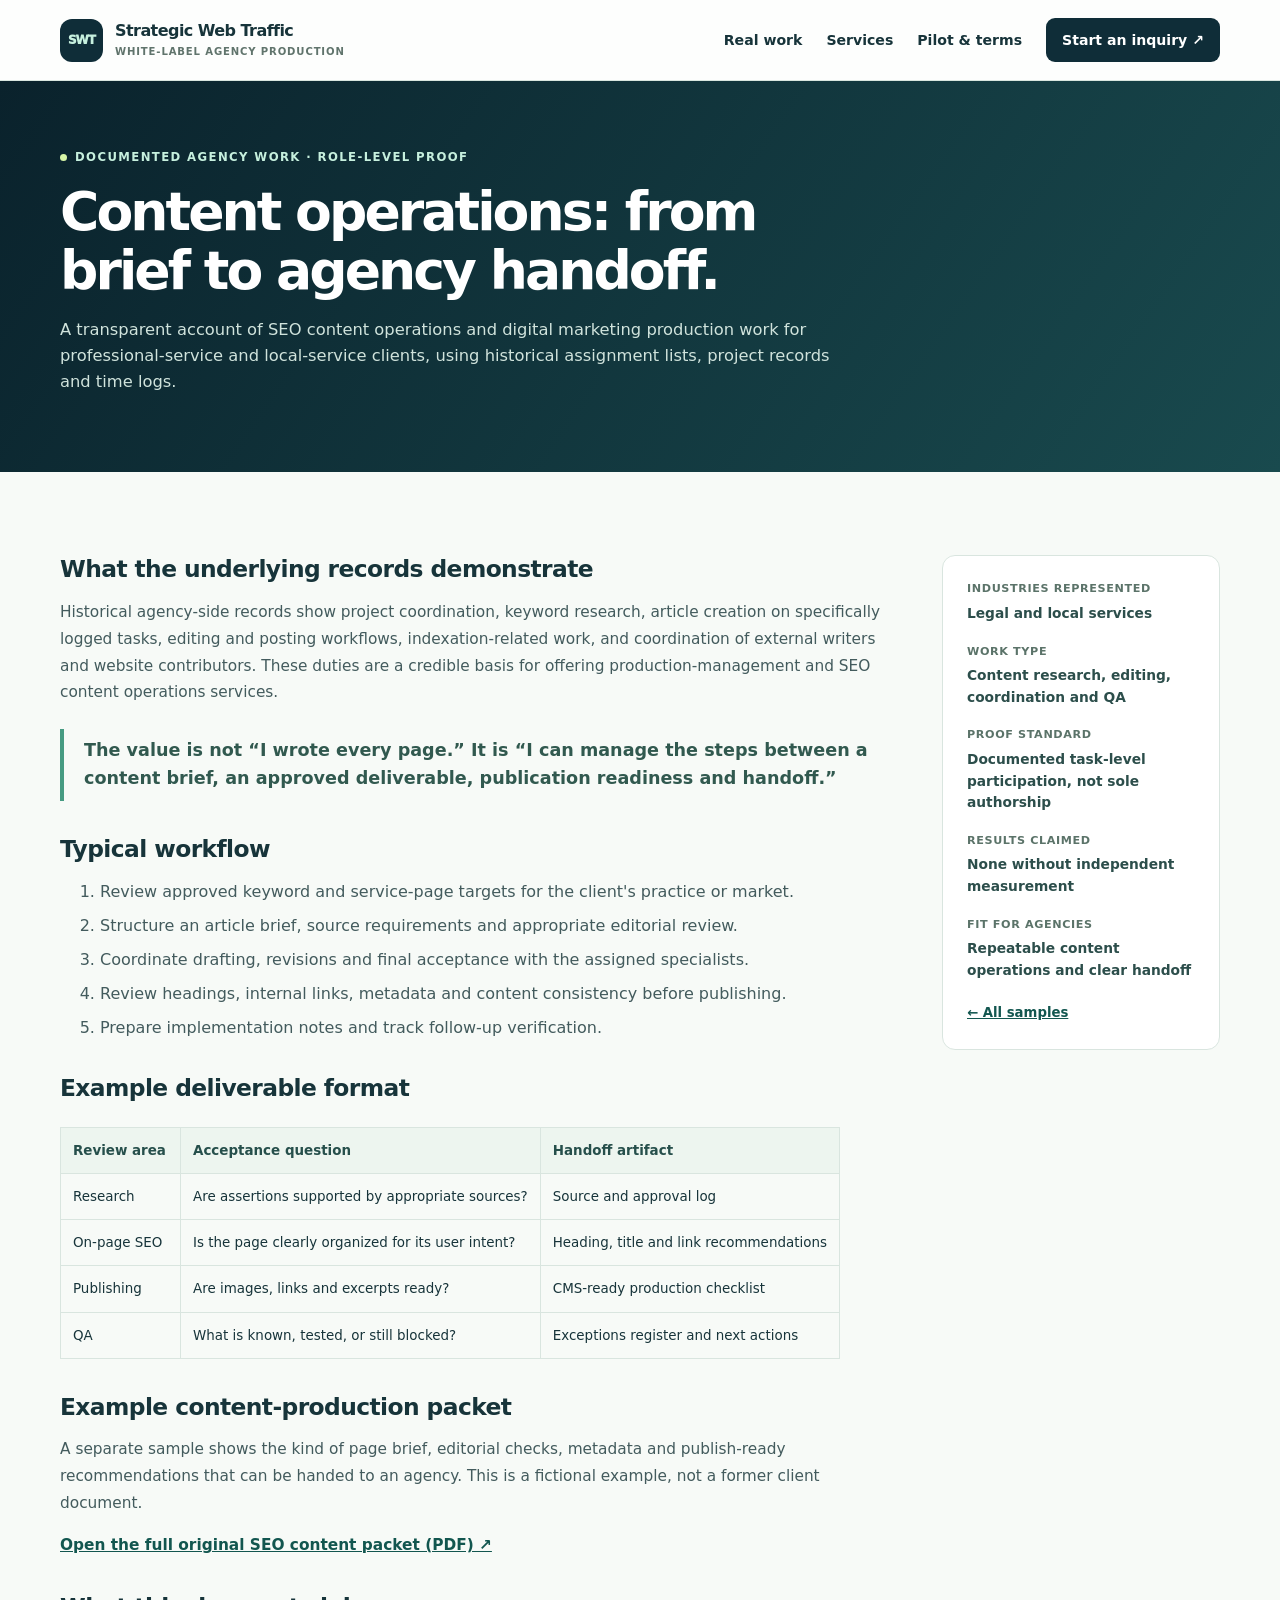
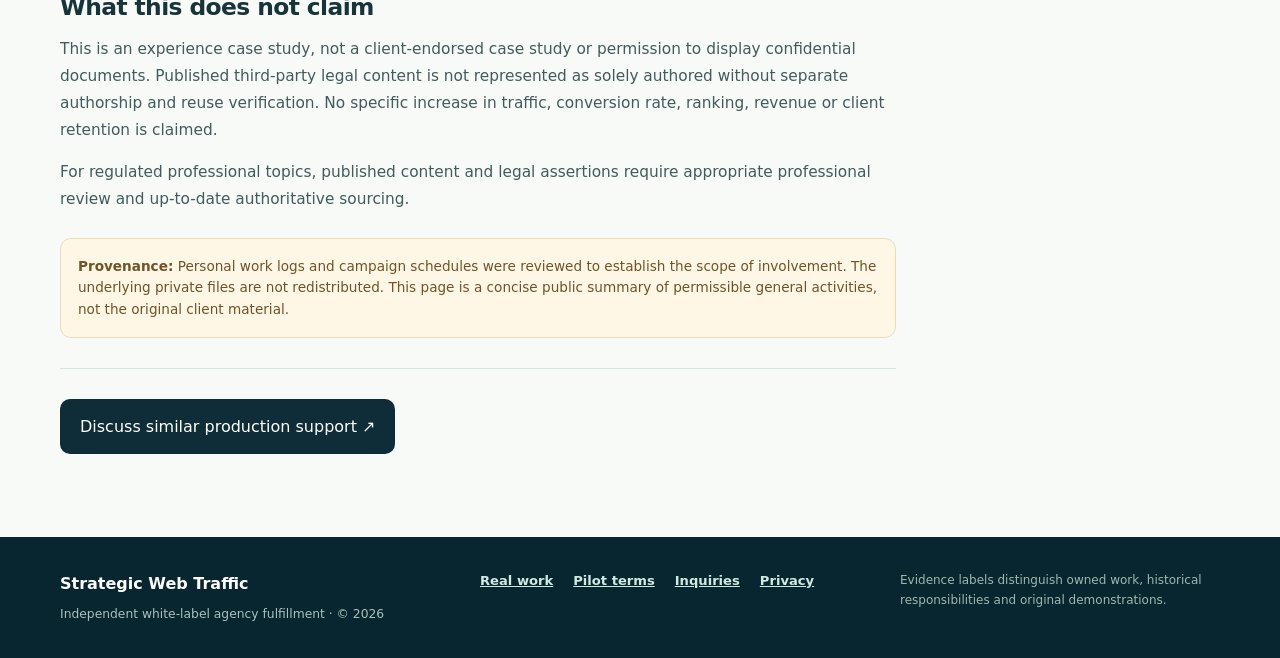
<file: samples/operations-case-study.html>
<!doctype html>

<html lang="en"><head><meta charset="utf-8"/><meta content="width=device-width, initial-scale=1" name="viewport"/><meta content="#102a34" name="theme-color"/><link href="../assets/favicon.svg" rel="icon" type="image/svg+xml"/><meta content="Agency-side SEO content operations experience in research, editing, publishing preparation, coordination and quality assurance." name="description"/><title>White-Label SEO Content Operations Case Study | Strategic Web Traffic</title><link href="../assets/styles.css" rel="stylesheet"/><link href="https://gittyyuppenterprises.github.io/strategic-web-traffic/samples/operations-case-study.html" rel="canonical"/><meta content="index,follow,max-image-preview:large" name="robots"/><meta content="article" property="og:type"/><meta content="Strategic Web Traffic" property="og:site_name"/><meta content="White-Label SEO Content Operations Case Study | Strategic Web Traffic" property="og:title"/><meta content="Agency-side SEO content operations experience in research, editing, publishing preparation, coordination and quality assurance." property="og:description"/><meta content="https://gittyyuppenterprises.github.io/strategic-web-traffic/samples/operations-case-study.html" property="og:url"/><meta content="https://gittyyuppenterprises.github.io/strategic-web-traffic/assets/social-preview.png" property="og:image"/></head><body><a class="skip" href="#main">Skip to content</a><header class="site-nav"><div class="wrap nav-inner"><a aria-label="Strategic Web Traffic homepage" class="brand" href="../"><span aria-hidden="true" class="logo">SWT</span><span>Strategic Web Traffic<small>White-label agency production</small></span></a><nav aria-label="Main navigation" class="nav-desktop"><a href="../#proof">Real work</a><a href="../#services">Services</a><a href="../#pilot">Pilot &amp; terms</a><a class="nav-cta" href="../#contact">Start an inquiry ↗</a></nav><details class="mobile-menu" id="mobile-menu"><summary aria-label="Open site navigation"><span class="menu-label">Menu</span><span aria-hidden="true" class="menu-lines"><i></i><i></i><i></i></span></summary><nav aria-label="Mobile navigation"><a href="../#proof">Real work</a><a href="../#services">Services</a><a href="../#pilot">Pilot &amp; terms</a><a href="../#operator">About</a><a href="../#contact">Start an inquiry ↗</a></nav></details></div></header><main id="main"><section class="subhero"><div class="wrap"><span class="eyebrow light">Documented agency work · Role-level proof</span><h1>Content operations: from brief to agency handoff.</h1><p>A transparent account of SEO content operations and digital marketing production work for professional-service and local-service clients, using historical assignment lists, project records and time logs.</p></div></section><section class="section"><div class="wrap case-body"><article class="case-copy"><h2>What the underlying records demonstrate</h2><p>Historical agency-side records show project coordination, keyword research, article creation on specifically logged tasks, editing and posting workflows, indexation-related work, and coordination of external writers and website contributors. These duties are a credible basis for offering production-management and SEO content operations services.</p><blockquote>The value is not “I wrote every page.” It is “I can manage the steps between a content brief, an approved deliverable, publication readiness and handoff.”</blockquote><h2>Typical workflow</h2><ol><li>Review approved keyword and service-page targets for the client's practice or market.</li><li>Structure an article brief, source requirements and appropriate editorial review.</li><li>Coordinate drafting, revisions and final acceptance with the assigned specialists.</li><li>Review headings, internal links, metadata and content consistency before publishing.</li><li>Prepare implementation notes and track follow-up verification.</li></ol><h2>Example deliverable format</h2><table><thead><tr><th>Review area</th><th>Acceptance question</th><th>Handoff artifact</th></tr></thead><tbody><tr><td>Research</td><td>Are assertions supported by appropriate sources?</td><td>Source and approval log</td></tr><tr><td>On-page SEO</td><td>Is the page clearly organized for its user intent?</td><td>Heading, title and link recommendations</td></tr><tr><td>Publishing</td><td>Are images, links and excerpts ready?</td><td>CMS-ready production checklist</td></tr><tr><td>QA</td><td>What is known, tested, or still blocked?</td><td>Exceptions register and next actions</td></tr></tbody></table><h2>Example content-production packet</h2><p>A separate sample shows the kind of page brief, editorial checks, metadata and publish-ready recommendations that can be handed to an agency. This is a fictional example, not a former client document.</p><p><a href="../reports/flagship-seo-content-packet.pdf">Open the full original SEO content packet (PDF) ↗</a></p><h2>What this does not claim</h2><p>This is an experience case study, not a client-endorsed case study or permission to display confidential documents. Published third-party legal content is not represented as solely authored without separate authorship and reuse verification. No specific increase in traffic, conversion rate, ranking, revenue or client retention is claimed.</p><p>For regulated professional topics, published content and legal assertions require appropriate professional review and up-to-date authoritative sourcing.</p><div class="sample-flag"><strong>Provenance:</strong> Personal work logs and campaign schedules were reviewed to establish the scope of involvement. The underlying private files are not redistributed. This page is a concise public summary of permissible general activities, not the original client material.</div><hr/><a class="btn btn-dark" href="../#contact">Discuss similar production support ↗</a></article><aside class="aside-card"><dl><dt>Industries represented</dt><dd>Legal and local services</dd><dt>Work type</dt><dd>Content research, editing, coordination and QA</dd><dt>Proof standard</dt><dd>Documented task-level participation, not sole authorship</dd><dt>Results claimed</dt><dd>None without independent measurement</dd><dt>Fit for agencies</dt><dd>Repeatable content operations and clear handoff</dd></dl><a href="../#proof">← All samples</a></aside></div></section></main><footer class="footer"><div class="wrap footer-inner"><div><a class="footer-brand" href="../">Strategic Web Traffic</a><p>Independent white-label agency fulfillment · © 2026</p></div><div><a href="../#proof">Real work</a><a href="../#pilot">Pilot terms</a><a href="../#contact">Inquiries</a><a href="../privacy.html">Privacy</a></div><div class="footer-note">Evidence labels distinguish owned work, historical responsibilities and original demonstrations.</div></div></footer><script defer="" src="../assets/site.js"></script></body></html>
</file>
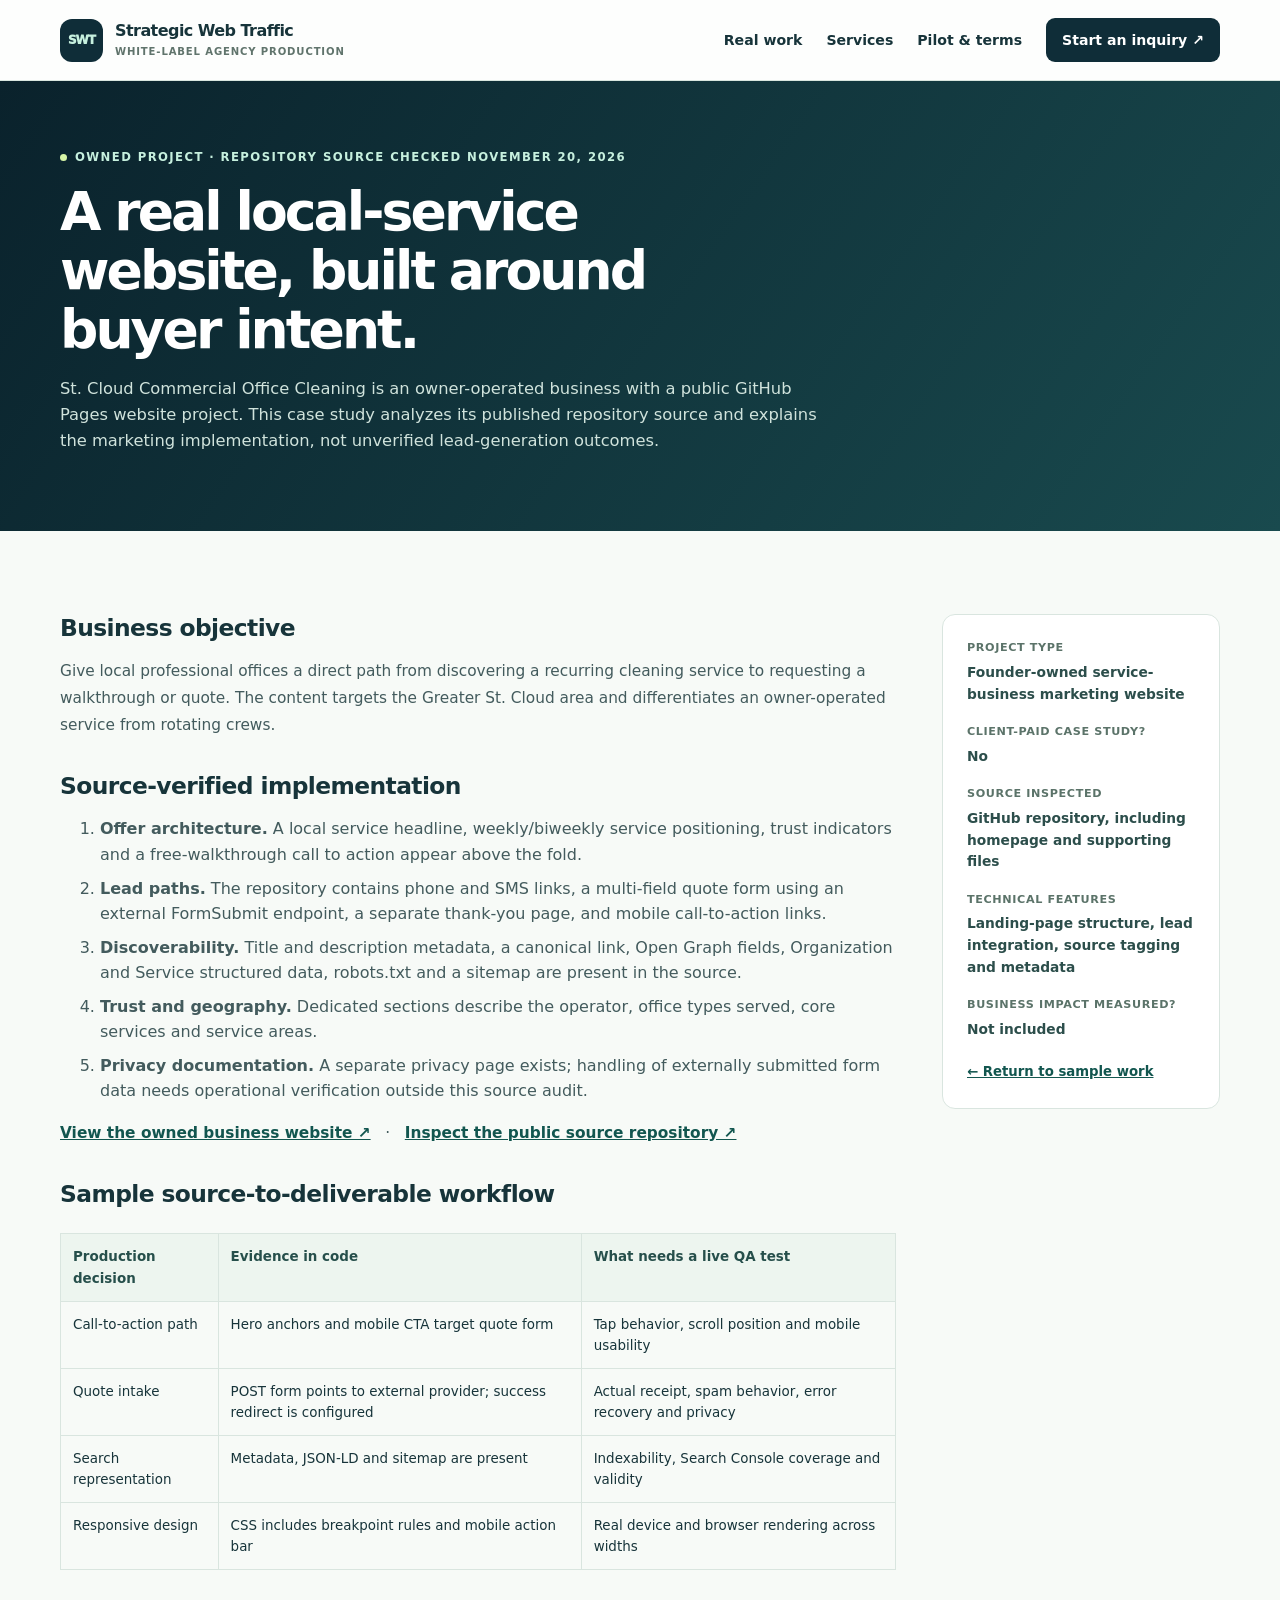
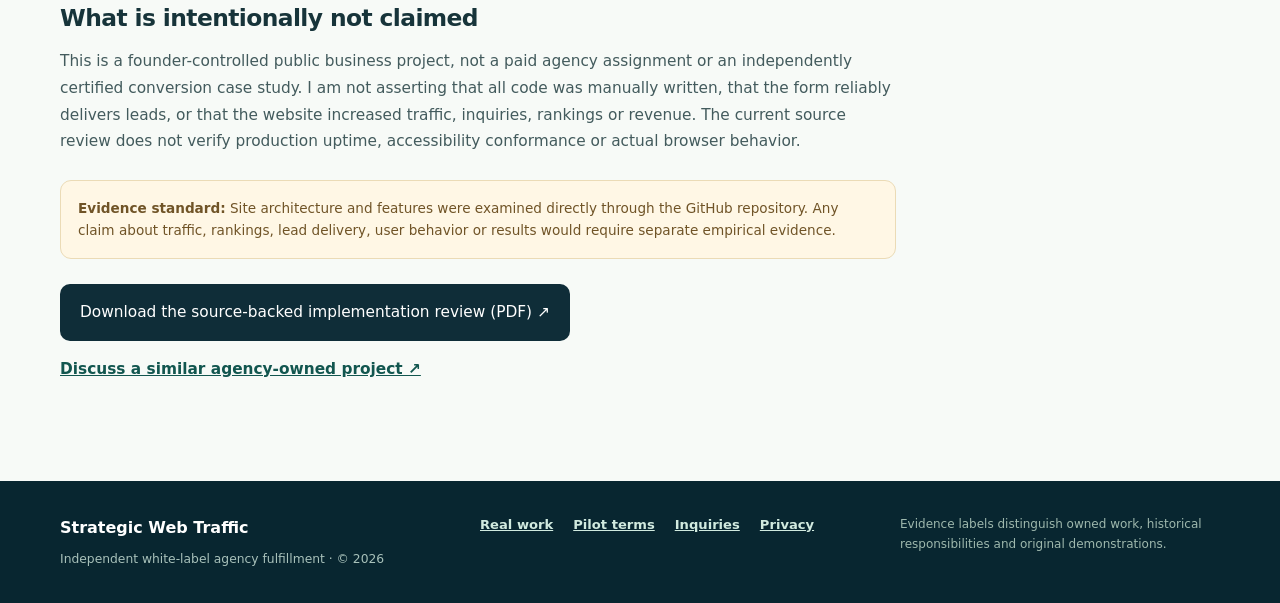
<file: samples/owned-business-site.html>
<!doctype html>

<html lang="en"><head><meta charset="utf-8"/><meta content="width=device-width,initial-scale=1" name="viewport"/><meta content="#102a34" name="theme-color"/><link href="../assets/favicon.svg" rel="icon" type="image/svg+xml"/><meta content="Source-backed owned-business website case study: lead-flow architecture, local offer positioning, contact paths and on-page SEO features." name="description"/><title>Local-Service Website Implementation Case Study | Strategic Web Traffic</title><link href="../assets/styles.css" rel="stylesheet"/><link href="https://gittyyuppenterprises.github.io/strategic-web-traffic/samples/owned-business-site.html" rel="canonical"/><meta content="index,follow,max-image-preview:large" name="robots"/><meta content="article" property="og:type"/><meta content="Strategic Web Traffic" property="og:site_name"/><meta content="Local-Service Website Implementation Case Study | Strategic Web Traffic" property="og:title"/><meta content="Source-backed owned-business website case study: lead-flow architecture, local offer positioning, contact paths and on-page SEO features." property="og:description"/><meta content="https://gittyyuppenterprises.github.io/strategic-web-traffic/samples/owned-business-site.html" property="og:url"/><meta content="https://gittyyuppenterprises.github.io/strategic-web-traffic/assets/social-preview.png" property="og:image"/></head><body><a class="skip" href="#main">Skip to content</a><header class="site-nav"><div class="wrap nav-inner"><a aria-label="Strategic Web Traffic homepage" class="brand" href="../"><span aria-hidden="true" class="logo">SWT</span><span>Strategic Web Traffic<small>White-label agency production</small></span></a><nav aria-label="Main navigation" class="nav-desktop"><a href="../#proof">Real work</a><a href="../#services">Services</a><a href="../#pilot">Pilot &amp; terms</a><a class="nav-cta" href="../#contact">Start an inquiry ↗</a></nav><details class="mobile-menu" id="mobile-menu"><summary aria-label="Open site navigation"><span class="menu-label">Menu</span><span aria-hidden="true" class="menu-lines"><i></i><i></i><i></i></span></summary><nav aria-label="Mobile navigation"><a href="../#proof">Real work</a><a href="../#services">Services</a><a href="../#pilot">Pilot &amp; terms</a><a href="../#operator">About</a><a href="../#contact">Start an inquiry ↗</a></nav></details></div></header><main id="main"><section class="subhero"><div class="wrap"><span class="eyebrow light">Owned project · repository source checked November 20, 2026</span><h1>A real local-service website, built around buyer intent.</h1><p>St. Cloud Commercial Office Cleaning is an owner-operated business with a public GitHub Pages website project. This case study analyzes its published repository source and explains the marketing implementation, not unverified lead-generation outcomes.</p></div></section><section class="section"><div class="wrap case-body"><article class="case-copy"><h2>Business objective</h2><p>Give local professional offices a direct path from discovering a recurring cleaning service to requesting a walkthrough or quote. The content targets the Greater St. Cloud area and differentiates an owner-operated service from rotating crews.</p><h2>Source-verified implementation</h2><ol><li><strong>Offer architecture.</strong> A local service headline, weekly/biweekly service positioning, trust indicators and a free-walkthrough call to action appear above the fold.</li><li><strong>Lead paths.</strong> The repository contains phone and SMS links, a multi-field quote form using an external FormSubmit endpoint, a separate thank-you page, and mobile call-to-action links.</li><li><strong>Discoverability.</strong> Title and description metadata, a canonical link, Open Graph fields, Organization and Service structured data, robots.txt and a sitemap are present in the source.</li><li><strong>Trust and geography.</strong> Dedicated sections describe the operator, office types served, core services and service areas.</li><li><strong>Privacy documentation.</strong> A separate privacy page exists; handling of externally submitted form data needs operational verification outside this source audit.</li></ol><p><a href="https://gittyyuppenterprises.github.io/travis-sweeter-office-cleaning/" rel="noopener noreferrer" target="_blank">View the owned business website ↗</a> &nbsp; · &nbsp; <a href="https://github.com/GittyYuppEnterprises/travis-sweeter-office-cleaning" rel="noopener noreferrer" target="_blank">Inspect the public source repository ↗</a></p><h2>Sample source-to-deliverable workflow</h2><table><thead><tr><th>Production decision</th><th>Evidence in code</th><th>What needs a live QA test</th></tr></thead><tbody><tr><td>Call-to-action path</td><td>Hero anchors and mobile CTA target quote form</td><td>Tap behavior, scroll position and mobile usability</td></tr><tr><td>Quote intake</td><td>POST form points to external provider; success redirect is configured</td><td>Actual receipt, spam behavior, error recovery and privacy</td></tr><tr><td>Search representation</td><td>Metadata, JSON-LD and sitemap are present</td><td>Indexability, Search Console coverage and validity</td></tr><tr><td>Responsive design</td><td>CSS includes breakpoint rules and mobile action bar</td><td>Real device and browser rendering across widths</td></tr></tbody></table><h2>What is intentionally not claimed</h2><p>This is a founder-controlled public business project, not a paid agency assignment or an independently certified conversion case study. I am not asserting that all code was manually written, that the form reliably delivers leads, or that the website increased traffic, inquiries, rankings or revenue. The current source review does not verify production uptime, accessibility conformance or actual browser behavior.</p><div class="sample-flag"><strong>Evidence standard:</strong> Site architecture and features were examined directly through the GitHub repository. Any claim about traffic, rankings, lead delivery, user behavior or results would require separate empirical evidence.</div><p><a class="btn btn-dark" href="../reports/owned-site-implementation-review.pdf">Download the source-backed implementation review (PDF) ↗</a></p><p><a href="../#contact">Discuss a similar agency-owned project ↗</a></p></article><aside class="aside-card"><dl><dt>Project type</dt><dd>Founder-owned service-business marketing website</dd><dt>Client-paid case study?</dt><dd>No</dd><dt>Source inspected</dt><dd>GitHub repository, including homepage and supporting files</dd><dt>Technical features</dt><dd>Landing-page structure, lead integration, source tagging and metadata</dd><dt>Business impact measured?</dt><dd>Not included</dd></dl><a href="../#proof">← Return to sample work</a></aside></div></section></main><footer class="footer"><div class="wrap footer-inner"><div><a class="footer-brand" href="../">Strategic Web Traffic</a><p>Independent white-label agency fulfillment · © 2026</p></div><div><a href="../#proof">Real work</a><a href="../#pilot">Pilot terms</a><a href="../#contact">Inquiries</a><a href="../privacy.html">Privacy</a></div><div class="footer-note">Evidence labels distinguish owned work, historical responsibilities and original demonstrations.</div></div></footer><script defer="" src="../assets/site.js"></script></body></html>
</file>
<file: assets/styles.css>
:root{--navy:#0f2d38;--navy-deep:#0a222c;--navy-soft:#1b414c;--ink:#17343a;--muted:#53666b;--teal:#176f68;--teal-dark:#12564f;--mint:#c6f0de;--lime:#d7f5a7;--cream:#f7faf7;--paper:#fff;--edge:#d9e5df;--gold:#f9dba0;--max:1160px}
*{box-sizing:border-box}html{scroll-behavior:smooth;scroll-padding-top:94px}body{margin:0;background:var(--cream);color:var(--ink);font:400 16px/1.57 ui-sans-serif,system-ui,-apple-system,BlinkMacSystemFont,"Segoe UI",sans-serif;-webkit-font-smoothing:antialiased}a{color:inherit}a:hover{text-decoration-thickness:2px}a:focus-visible,button:focus-visible,input:focus-visible,summary:focus-visible,textarea:focus-visible{outline:3px solid #bd6e10;outline-offset:3px}.skip{position:absolute;left:12px;top:-100px;background:#fff;padding:10px 18px;z-index:100}.skip:focus{top:12px}.wrap{width:min(var(--max),calc(100% - 42px));margin:auto}.site-nav{position:sticky;top:0;z-index:80;background:#fdfefdfa;border-bottom:1px solid #d9e6df}.nav-inner{display:flex;align-items:center;justify-content:space-between;min-height:80px;gap:24px}.brand{display:flex;align-items:center;gap:12px;font-weight:840;text-decoration:none;font-size:1rem;line-height:1.08;letter-spacing:-.035em}.brand small{display:block;margin-top:7px;text-transform:uppercase;font-size:.63rem;font-weight:750;letter-spacing:.085em;color:#60746c}.logo{width:43px;height:43px;flex-shrink:0;display:grid;place-items:center;border-radius:12px;background:var(--navy);color:var(--mint);font-size:.75rem;letter-spacing:-.08em;font-weight:950}.nav-desktop{display:flex;gap:24px;align-items:center}.nav-desktop>a{text-decoration:none;font-size:.88rem;font-weight:750}.nav-desktop>a:not(.nav-cta):hover{color:var(--teal);text-decoration:underline}.nav-cta{display:inline-flex;align-items:center;justify-content:center;min-height:44px;padding:10px 16px;border-radius:9px;color:#fff!important;background:var(--navy);font-weight:800!important}.nav-cta:hover{background:var(--teal-dark)}.mobile-menu{display:none}
.btn{display:inline-flex;align-items:center;justify-content:center;gap:9px;padding:14px 19px;min-height:48px;border-radius:10px;border:1.5px solid transparent;font:800 .9rem/1.3 inherit;text-decoration:none;cursor:pointer;text-align:center;white-space:normal}.btn-primary{background:var(--lime);color:#173333}.btn-primary:hover{background:#bbeb85}.btn-outline{border-color:#91b9b5;color:#f3fffa;background:transparent}.btn-outline:hover{background:#ffffff13}.btn-dark{background:var(--navy);color:#fff}.btn-dark:hover{background:#204953}.btn-soft{border-color:#aecbc2;color:var(--navy);background:#fff}.btn-soft:hover{background:#eaf6f0}.eyebrow{display:inline-flex;gap:8px;align-items:center;font-size:.73rem;font-weight:850;letter-spacing:.12em;text-transform:uppercase;color:var(--teal)}.eyebrow:before{content:"";width:7px;height:7px;flex-shrink:0;background:#23a17e;border-radius:50%}.eyebrow.light{color:var(--mint)}.eyebrow.light:before{background:var(--lime)}
.hero{background:radial-gradient(circle at 88% 2%,#376f6145,transparent 33%),linear-gradient(125deg,var(--navy-deep),#153b46 72%,#20555b);color:#fff;overflow:hidden}.hero-layout{display:grid;grid-template-columns:1.05fr .95fr;align-items:center;gap:48px;padding:82px 0 84px}.hero h1{font-size:clamp(2.65rem,4.7vw,4.85rem);font-weight:880;line-height:1.05;letter-spacing:-.061em;margin:21px 0 23px}.hero h1 em{font-style:normal;color:var(--mint)}.hero-lead{max-width:585px;font-size:1.13rem;line-height:1.66;color:#d6e8e6;margin:0}.hero-actions{display:flex;gap:12px;flex-wrap:wrap;margin:28px 0 12px}.hero-subtext{margin:0;color:#c4d6d4;font-size:.89rem;line-height:1.55}.hero-subtext a{color:var(--mint);font-weight:750;text-underline-offset:3px}.hero-person{display:flex;align-items:center;gap:12px;margin-top:29px;padding-top:23px;border-top:1px solid #ffffff26}.avatar-initials{width:47px;height:47px;border-radius:50%;flex-shrink:0;display:grid;place-items:center;font-size:.81rem;letter-spacing:-.03em;font-weight:950;background:#d5f3e3;color:var(--navy)}.hero-person strong{font-size:.91rem;display:block}.hero-person small{color:#bad0cc;font-size:.76rem;display:block;margin-top:3px}
.live-proof{background:#fff;color:var(--ink);border:1px solid #d7e5e2;border-radius:18px;overflow:hidden;box-shadow:0 30px 75px #00172060}.proof-topline{display:flex;gap:12px;justify-content:space-between;align-items:center;padding:15px 20px;background:#edf8f2;border-bottom:1px solid var(--edge);font-size:.71rem;font-weight:830;color:#47625f}.signal{color:#14654f;letter-spacing:.06em;white-space:nowrap}.signal i{display:inline-block;width:7px;height:7px;background:#26aa7a;border-radius:50%;margin-right:7px}.browser-chrome{display:flex;align-items:center;gap:14px;padding:11px 16px;border-bottom:1px solid #e4eeea;background:#f9fbf9}.browser-chrome span{display:inline-flex;gap:5px}.browser-chrome i{width:7px;height:7px;background:#c7d8d2;border-radius:50%}.browser-chrome small{font-size:.67rem;color:#667b74;overflow:hidden;text-overflow:ellipsis;white-space:nowrap}.live-sample{background:linear-gradient(135deg,#f2faf5,#fcfaf5 60%,#eef8f3);padding:30px 28px 25px;position:relative}.sample-eyebrow{color:#1c6a60;font-size:.67rem;font-weight:900;letter-spacing:.13em}.live-sample h2{font-size:clamp(1.8rem,3vw,2.65rem);letter-spacing:-.045em;line-height:1.08;margin:13px 0 11px}.live-sample h2 em{font-style:normal;color:#167366}.live-sample p{color:#536a65;font-size:.87rem;line-height:1.52;max-width:340px;margin:0 0 19px}.sample-cta{display:inline-flex;background:#0d705c;color:#fff;border-radius:9px;padding:11px 14px;font-size:.8rem;font-weight:850;gap:12px;align-items:center}.live-points{display:flex;flex-wrap:wrap;gap:8px;margin-top:23px}.live-points span{padding:5px 8px;border:1px solid #d3e4dc;border-radius:8px;background:#fff;color:#376058;font-size:.69rem;font-weight:700}.proof-foot{padding:16px 20px 19px;border-top:1px solid #e0eae4}.proof-foot p{font-size:.74rem;color:#64746e;margin:0 0 6px}.proof-foot a{color:var(--teal-dark);font-size:.86rem;font-weight:850;text-decoration:none}.proof-foot a:hover{text-decoration:underline}
.reassurance{background:#e6f2eb;border-bottom:1px solid #d6e8de}.reassurance-grid{display:grid;grid-template-columns:repeat(4,1fr);gap:14px;padding:17px 0}.reassurance span{display:flex;align-items:center;gap:10px;color:#2d584f;font-size:.77rem;font-weight:810}.reassurance span:before{content:"✓";color:#13836b;font-size:.9rem;font-weight:950}
.section{padding:83px 0}.section-intro{max-width:685px}.section-intro h2,.pilot-copy h2,.founder-layout h2,.faq-layout h2,.contact-layout h2{font-size:clamp(2rem,3.4vw,3.25rem);letter-spacing:-.052em;line-height:1.13;margin:12px 0 15px}.section-intro p:not(.eyebrow),.pilot-copy>p:not(.eyebrow),.founder-layout p:not(.eyebrow),.faq-layout p:not(.eyebrow),.contact-layout>div>p:not(.eyebrow){font-size:1rem;color:var(--muted);margin:0;line-height:1.67}.section-head-row{display:flex;align-items:end;justify-content:space-between;gap:30px}.quiet-link{color:var(--teal-dark);font-size:.86rem;font-weight:800;white-space:normal}.proof-section{background:#fff}.proof-grid{display:grid;grid-template-columns:1.35fr 1fr 1fr;gap:16px;margin-top:35px}.proof-card{display:flex;flex-direction:column;align-items:flex-start;background:#fafdfb;border:1px solid var(--edge);border-radius:16px;padding:25px;min-width:0}.proof-card.featured{background:linear-gradient(145deg,#e9f8f0,#f9fdf9);border-color:#bddacb}.label{font-size:.7rem;font-weight:900;letter-spacing:.04em;padding:5px 9px;border-radius:6px;background:#e6f1ec;color:#1e6350;text-transform:uppercase}.label.documented{background:#edf1f4;color:#435e72}.label.original{background:#fff3d9;color:#6e5223}.proof-card h3{font-size:1.2rem;letter-spacing:-.025em;line-height:1.29;margin:18px 0 9px}.proof-card p{color:#51666b;line-height:1.64;font-size:.87rem;margin:0 0 14px}.proof-card>a,.proof-links a{color:var(--teal-dark);font-size:.85rem;font-weight:850;text-decoration:none;display:inline-flex;align-items:center;min-height:36px;overflow-wrap:anywhere}.proof-card>a:hover,.proof-links a:hover{text-decoration:underline}.proof-card>a{margin-top:auto}.proof-links{display:grid;gap:5px;margin-top:auto}.mini-flow{margin:9px 0 14px;display:flex;gap:6px;align-items:center;flex-wrap:wrap}.mini-flow span{background:#fff;border:1px solid #cee4d6;border-radius:5px;padding:5px 7px;font-size:.71rem;font-weight:800;color:#335b50}.mini-flow b{color:#2a7d60;font-weight:900}
.services-section{background:#f7faf7}.offer-grid{display:grid;grid-template-columns:1fr 1fr;gap:21px;margin-top:35px}.offer-card{display:flex;flex-direction:column;background:#fff;border:1px solid var(--edge);border-radius:17px;padding:30px 30px 27px;min-width:0}.offer-card.highlight{border:2px solid #4c9887;box-shadow:0 16px 35px #09583d14}.offer-top{display:flex;justify-content:space-between;align-items:center;gap:12px;flex-wrap:wrap}.small-price,.quote-price{background:#ddf5de;color:#185b48;border-radius:6px;padding:5px 10px;font-size:.81rem;font-weight:900}.quote-price{background:#eef3f2;color:#41615d}.offer-card h3{font-size:1.52rem;letter-spacing:-.032em;margin:22px 0 10px}.offer-card p{font-size:.95rem;color:var(--muted);margin:0}.offer-card ul,.scope-clarity ul{list-style:none;padding:0;margin:19px 0 24px}.offer-card li,.scope-clarity li{padding-left:24px;position:relative;margin:11px 0;font-size:.88rem;color:#324f51}.offer-card li:before,.scope-clarity li:before{content:"✓";color:#158769;font-weight:950;position:absolute;left:0}.offer-card .btn{margin-top:auto;align-self:start}.specialty{margin-top:22px;border:1px solid var(--edge);border-radius:12px;background:#fff}.specialty summary{cursor:pointer;display:flex;align-items:center;justify-content:space-between;gap:12px;padding:17px 21px;font-weight:800;font-size:.9rem}.specialty summary span{font-size:1.4rem;color:#2c796f}.specialty>div{padding:0 21px 20px;font-size:.87rem;color:var(--muted)}.specialty>div a{font-weight:850;color:var(--teal-dark)}
.pilot-section{background:linear-gradient(145deg,#e8f2eb,#f6f9f4)}.pilot-layout{display:grid;grid-template-columns:1.1fr .9fr;gap:54px;align-items:start}.pilot-copy>p:not(.eyebrow){max-width:610px}.scope-clarity{background:#fff;border:1px solid var(--edge);border-radius:15px;margin-top:26px;padding:23px}.scope-clarity>strong{font-size:1rem}.scope-clarity ul{margin:13px 0 0}.scope-clarity li{margin:9px 0}.pilot-side{background:#fff;border:1px solid #c8ded0;border-radius:19px;padding:30px;box-shadow:0 22px 48px #1b604517}.price-head{padding-bottom:20px;border-bottom:1px solid var(--edge);display:grid}.price-head span{text-transform:uppercase;color:#35665d;letter-spacing:.06em;font-size:.72rem;font-weight:800}.price-head strong{font-size:3.9rem;letter-spacing:-.065em;line-height:1.15;color:var(--navy)}.price-head small{font-size:.83rem;color:#536d67}.pilot-side h3{font-size:.97rem;margin:24px 0 10px}.terms-row{display:grid;grid-template-columns:80px 1fr;gap:12px;padding:11px 0;border-bottom:1px solid #e7eee9;font-size:.82rem}.terms-row span{color:#64796f}.terms-row strong{font-weight:730;color:#294b44}.terms-exclusion{margin:18px 0 21px;padding:13px 14px;background:#f3f7f4;color:#576b60;border-radius:9px;font-size:.8rem;line-height:1.58}.pilot-side .btn{width:100%}.fine{font-size:.74rem;color:#687a70;line-height:1.5}
.founder-section{background:#fff}.founder-layout{display:grid;grid-template-columns:260px 1fr;gap:60px;align-items:center}.founder-mark{min-height:265px;border-radius:19px;background:radial-gradient(circle at 80% 20%,#448c765e,transparent 45%),linear-gradient(145deg,#102d36,#1c5059);display:flex;flex-direction:column;align-items:center;justify-content:center;color:var(--mint);box-shadow:0 24px 55px #0c3c3021}.founder-mark span{font-size:6rem;line-height:1;font-weight:850;letter-spacing:-.13em;margin-right:16px}.founder-mark small{letter-spacing:.14em;font-size:.71rem;font-weight:800;margin-top:17px}.founder-layout p:not(.eyebrow){margin:0 0 13px;color:var(--muted);font-size:.95rem;line-height:1.73}.founder-facts{display:flex;gap:8px;flex-wrap:wrap;margin:17px 0 15px}.founder-facts span{border:1px solid #d4e8dc;background:#f3faf4;border-radius:999px;padding:7px 11px;color:#3b6656;font-size:.76rem;font-weight:750}.founder-layout a{color:var(--teal-dark);font-weight:850;font-size:.88rem}
.process-section{background:var(--navy);color:#fff}.process-section .section-intro p:not(.eyebrow){color:#ceded9}.process-grid{display:grid;grid-template-columns:repeat(4,1fr);gap:18px;margin-top:36px}.process-grid article{border-top:2px solid #83bb9e;padding-top:14px}.process-grid b{color:var(--mint);font-size:.84rem}.process-grid h3{font-size:1.04rem;margin:12px 0 7px}.process-grid p{color:#c0d2cc;font-size:.85rem;line-height:1.65;margin:0}.guardrails{display:grid;grid-template-columns:repeat(3,1fr);gap:15px;margin-top:36px;padding-top:30px;border-top:1px solid #ffffff27}.guardrails>div{border:1px solid #ffffff1d;background:#ffffff0a;border-radius:12px;padding:18px}.guardrails strong{color:#dcf6e8;font-size:.9rem}.guardrails p{margin:7px 0 0;color:#bbd0c9;font-size:.8rem;line-height:1.65}
.faq-section{background:#fbfcfb}.faq-layout{display:grid;grid-template-columns:.78fr 1.22fr;gap:55px}.faq-layout .section-intro>a{color:var(--teal-dark);font-size:.9rem;font-weight:800;display:inline-block;margin-top:22px}.faq-items details{border-bottom:1px solid #d6e5de;padding:0}.faq-items summary{cursor:pointer;padding:19px 30px 19px 0;min-height:62px;position:relative;font-weight:790;font-size:.94rem;line-height:1.38;list-style:none}.faq-items summary::-webkit-details-marker{display:none}.faq-items summary:after{content:"+";position:absolute;right:2px;top:15px;font-size:1.25rem;color:var(--teal)}.faq-items details[open] summary:after{content:"−"}.faq-items details p{color:var(--muted);font-size:.9rem;line-height:1.71;margin:0 0 19px}
.contact-section{background:#e8f5eb}.contact-layout{display:grid;grid-template-columns:.85fr 1.15fr;gap:55px;align-items:start}.contact-layout h2{max-width:440px}.contact-layout>div>p:not(.eyebrow){max-width:460px}.email-inline{font-weight:750;color:#17685f;overflow-wrap:anywhere}.contact-note{margin-top:27px;border-top:1px solid #b6d8c4;padding-top:19px;color:#376358}.contact-note strong{font-size:.93rem}.contact-note p{font-size:.87rem;line-height:1.7;color:#476b61;margin:5px 0 0}.inquiry-box{background:#fff;border:1px solid #bdd7c5;box-shadow:0 20px 55px #174d3416;border-radius:19px;padding:26px}.inquiry-head{display:flex;align-items:center;justify-content:space-between;gap:12px;flex-wrap:wrap;padding-bottom:19px;border-bottom:1px solid var(--edge);margin-bottom:19px}.inquiry-head strong{font-size:1.05rem}.inquiry-head small{color:#526b63;font-size:.75rem}.inquiry-box label{font-size:.8rem;font-weight:780;color:#35544c;display:block;margin:0 0 15px}.inquiry-box label input:not([type=radio]),.inquiry-box textarea{display:block;width:100%;min-width:0;border:1px solid #cbdcd3;background:#fcfefd;border-radius:8px;color:var(--ink);font:inherit;font-size:.89rem;padding:12px;margin-top:7px}.inquiry-box textarea{resize:vertical;min-height:100px}.inquiry-box input:focus,.inquiry-box textarea:focus{border-color:#176f68}.inquiry-box fieldset{border:0;margin:0 0 17px;padding:0;min-width:0}.inquiry-box legend{font-size:.81rem;font-weight:800;color:#35544c;margin-bottom:10px}.radio-pills{display:flex;gap:8px;flex-wrap:wrap}.radio-pills label{margin:0;position:relative;cursor:pointer}.radio-pills input{position:absolute;opacity:0;width:1px;height:1px}.radio-pills span{display:inline-flex;padding:10px 12px;border:1px solid #bfcfc7;border-radius:8px;font-weight:780;font-size:.79rem;min-height:42px;align-items:center}.radio-pills input:checked+span{background:#e5f6e8;color:#194f40;border-color:#3b9278;box-shadow:inset 0 0 0 1px #3b9278}.radio-pills input:focus-visible+span{outline:3px solid #bd6e10;outline-offset:3px}.form-grid{display:grid;grid-template-columns:1fr 1fr;gap:14px}.form-warning{font-size:.76rem;color:#596f64;line-height:1.59;margin:2px 0 17px}.form-actions{display:flex;gap:9px;flex-wrap:wrap}.form-actions .btn{font-size:.84rem;padding:11px 14px}.form-feedback{font-size:.77rem;color:#4d655b;margin:13px 0 0;line-height:1.6}
.footer{background:#082630;color:#c5d9d3;padding:34px 0}.footer-inner{display:grid;grid-template-columns:1.2fr 1.2fr 1fr;gap:36px}.footer-brand{font-size:1rem;color:#fff;font-weight:850;text-decoration:none}.footer p{margin:8px 0 0;font-size:.77rem;line-height:1.65;color:#a8c1ba}.footer-inner>div:nth-child(2){display:flex;gap:11px 20px;flex-wrap:wrap;align-content:start}.footer-inner>div:nth-child(2) a{font-size:.82rem;font-weight:700;color:#d1eadf}.footer-note{font-size:.75rem;line-height:1.64;color:#9eb8ad}
@media(max-width:1050px){.hero-layout{grid-template-columns:1fr .9fr;gap:23px}.hero h1{font-size:clamp(2.45rem,4.6vw,4rem)}.proof-grid{grid-template-columns:1fr 1fr}.proof-card.featured{grid-column:span 2}.pilot-layout{gap:25px}.contact-layout{gap:30px}}
@media(max-width:820px){.nav-desktop{display:none}.mobile-menu{display:block;position:relative}.mobile-menu summary{display:flex;align-items:center;gap:9px;cursor:pointer;min-height:44px;background:var(--navy);border-radius:9px;color:#fff;padding:9px 14px;list-style:none;font-size:.83rem;font-weight:800}.mobile-menu summary::-webkit-details-marker{display:none}.menu-lines{display:grid;gap:3px}.menu-lines i{display:block;width:15px;height:2px;background:#d5f2e4;border-radius:2px}.mobile-menu nav{position:absolute;right:0;top:51px;background:#fff;border:1px solid var(--edge);border-radius:12px;box-shadow:0 18px 45px #142f2a29;width:min(310px,calc(100vw - 30px));padding:12px;display:grid;gap:2px}.mobile-menu nav a{color:var(--ink);text-decoration:none;padding:12px;border-radius:8px;font-size:.88rem;font-weight:780}.mobile-menu nav a:not(.nav-cta):hover{background:#eff6f1}.mobile-menu nav .nav-cta{color:#fff;text-align:center;margin-top:4px}.hero-layout{grid-template-columns:1fr;gap:34px;padding:58px 0}.live-proof{max-width:580px}.reassurance-grid{grid-template-columns:1fr 1fr}.offer-grid,.pilot-layout,.contact-layout,.faq-layout,.founder-layout{grid-template-columns:1fr}.founder-layout{gap:25px}.founder-mark{min-height:165px;max-width:220px}.founder-mark span{font-size:4.3rem}.pilot-side{max-width:610px}.process-grid{grid-template-columns:1fr 1fr}.guardrails{grid-template-columns:1fr}.section{padding:65px 0}.section-head-row{align-items:start;flex-direction:column;gap:14px}.footer-inner{grid-template-columns:1fr 1fr}.footer-note{grid-column:span 2}}
@media(max-width:560px){.wrap{width:min(var(--max),calc(100% - 30px))}.nav-inner{min-height:67px}.logo{width:36px;height:36px;font-size:.66rem}.brand{font-size:.84rem;gap:8px}.brand small{font-size:.54rem;letter-spacing:.06em}.mobile-menu summary{padding:9px 11px;font-size:.78rem}.hero-layout{padding:43px 0 47px}.hero h1{font-size:clamp(2.38rem,9.35vw,3.22rem);margin:18px 0}.hero-lead{font-size:1.02rem}.hero-actions{flex-direction:column}.hero-actions .btn{width:100%}.hero-person small{font-size:.72rem}.proof-topline{padding:12px}.proof-topline span:last-child{font-size:.66rem}.browser-chrome{padding:10px 12px}.live-sample{padding:23px 17px}.live-sample h2{font-size:2rem}.proof-foot{padding:14px}.reassurance-grid{gap:12px;padding:15px 0}.reassurance span{font-size:.71rem}.section{padding:54px 0}.proof-grid{grid-template-columns:1fr;gap:13px}.proof-card.featured{grid-column:auto}.proof-card{padding:22px}.offer-grid{grid-template-columns:1fr;gap:14px}.offer-card{padding:23px}.offer-top{align-items:start}.pilot-side{padding:23px}.terms-row{grid-template-columns:72px 1fr}.process-grid{grid-template-columns:1fr;gap:19px}.founder-mark{max-width:100%;min-height:130px;align-items:flex-start;padding-left:35px}.founder-mark span{font-size:3.5rem}.founder-mark small{margin-top:8px}.contact-layout{gap:24px}.inquiry-box{padding:19px 17px}.form-grid{grid-template-columns:1fr;gap:0}.form-actions{flex-direction:column}.form-actions .btn{width:100%}.footer-inner{grid-template-columns:1fr;gap:20px}.footer-note{grid-column:auto}}
@media(prefers-reduced-motion:reduce){html{scroll-behavior:auto}*{animation-duration:.01ms!important;transition-duration:.01ms!important}}
@media print{.site-nav,.mobile-menu,.contact-section{position:static}.hero{background:#fff;color:#000}.hero h1 em,.hero-lead{color:#000}.reassurance{background:#fff}.section{padding:30px 0}.footer{background:#fff;color:#000}}
/* Case-study and privacy inner pages retain concise information architecture. */
.subhero{background:linear-gradient(125deg,var(--navy-deep),#194a4e);color:#fff;padding:62px 0}.subhero h1{font-size:clamp(2.12rem,4.5vw,3.35rem);letter-spacing:-.055em;line-height:1.1;max-width:760px;margin:15px 0}.subhero p{color:#d0e3dc;max-width:780px;font-size:1.02rem}.case-body{display:grid;grid-template-columns:minmax(0,1fr) 278px;gap:46px;align-items:start}.case-copy{min-width:0}.case-copy h2{font-size:1.46rem;line-height:1.2;letter-spacing:-.025em;margin:34px 0 12px}.case-copy h2:first-child{margin-top:0}.case-copy p{font-size:.96rem;color:#435b5d;line-height:1.75}.case-copy li{margin:9px 0;color:#435b5d}.case-copy a:not(.btn){color:var(--teal-dark);font-weight:740;overflow-wrap:anywhere}.case-copy table{width:100%;border-collapse:collapse;display:block;max-width:100%;overflow-x:auto;margin:25px 0}.case-copy th,.case-copy td{text-align:left;padding:12px;border:1px solid var(--edge);font-size:.84rem;vertical-align:top;min-width:120px}.case-copy th{background:#edf5ef;color:#264f4b}.case-copy blockquote{border-left:4px solid #469b82;color:#31594f;font-weight:760;margin:23px 0;padding:8px 0 8px 20px;font-size:1.1rem}.sample-flag{border:1px solid #ebdbb6;background:#fff7e5;padding:17px;color:#705427;border-radius:11px;font-size:.85rem;margin:25px 0}.aside-card{position:sticky;top:106px;border:1px solid var(--edge);background:#fff;border-radius:13px;padding:24px}.aside-card dl{margin:0}.aside-card dt{font-size:.7rem;color:#5b7369;font-weight:850;letter-spacing:.055em;text-transform:uppercase}.aside-card dd{font-size:.86rem;color:#2c4e4b;font-weight:700;margin:5px 0 18px}.aside-card a{font-size:.83rem;font-weight:850;color:var(--teal-dark)}.case-copy hr{height:1px;border:0;background:var(--edge);margin:30px 0}
@media(max-width:820px){.case-body{grid-template-columns:1fr;gap:27px}.aside-card{position:static}.subhero{padding:52px 0}}
/* V11: unmistakable proof, buyer fit, specific deliverable preview and progressively disclosed contact. */
.proof-foot-links{display:flex;gap:8px 17px;flex-wrap:wrap;align-items:center}
.proof-foot-links a{display:inline-flex;align-items:center;min-height:38px;font-size:.82rem}
.proof-foot-links a:first-child{color:#0b5c4d;font-weight:850}
.proof-card.featured .proof-links{margin-top:auto}
.fit-strip{display:grid;grid-template-columns:1fr 1fr;gap:15px;margin-top:21px}
.fit-strip>div{padding:20px 22px;border:1px solid #ccddd3;border-radius:12px;background:#f6faf6}
.fit-strip strong{display:block;font-size:.88rem;color:#1e4f43}
.fit-strip p{font-size:.84rem;line-height:1.65;color:#506560;margin:5px 0 0}
.pilot-preview{display:grid;gap:4px;padding:17px 18px;margin:22px 0 17px;border:1px solid #c5ddd3;border-radius:10px;background:#f2fbf6}
.pilot-preview strong{font-size:.87rem;color:#174f41}
.pilot-preview a{font-size:.81rem;line-height:1.5;display:flex;align-items:center;min-height:34px;color:#17675c;font-weight:800}
.contact-direct{display:flex;align-items:flex-start;flex-direction:column;gap:10px;margin-top:24px}
.contact-direct .btn{padding:13px 18px}
.contact-copy-btn{background:transparent;color:#155f54;border:0;border-bottom:1px solid #155f54;padding:4px 1px;font:800 .85rem/1.2 inherit;cursor:pointer}
.contact-copy-btn[hidden]{display:none!important}
.address-feedback{font-size:.79rem;color:#355d4f;min-height:1.2em}
.brief-details{display:block}
.brief-details summary{cursor:pointer;display:flex;align-items:center;gap:14px;justify-content:space-between;list-style:none;padding:22px;border-radius:16px;background:#f9fffb}
.brief-details summary::-webkit-details-marker{display:none}
.brief-details summary strong{font-size:1.03rem;display:block;line-height:1.35;color:#213e35}
.brief-details summary small{display:block;font-size:.78rem;line-height:1.5;color:#526b63;margin-top:5px}
.brief-chevron{font-size:1.6rem;color:#245c4b;line-height:1}
.brief-details[open] .brief-chevron{transform:rotate(45deg)}
.brief-body{padding:3px 22px 20px}
.brief-intro{font-size:.82rem;color:#546b61;line-height:1.6;margin:0 0 16px}
.brief-details summary:focus-visible{outline:3px solid #bd6e10;outline-offset:3px}
@media(max-width:820px){.fit-strip{grid-template-columns:1fr}}
@media(max-width:560px){.proof-foot-links{flex-direction:column;align-items:flex-start;gap:2px}.fit-strip>div{padding:17px}.brief-details summary{padding:18px 15px}.brief-body{padding:2px 15px 18px}}

.fallback-brief[hidden]{display:none!important}
.fallback-brief{font-size:.79rem;color:#2a5548;display:block;margin-top:14px}
.fallback-brief textarea{resize:vertical;min-height:115px}
</file>
